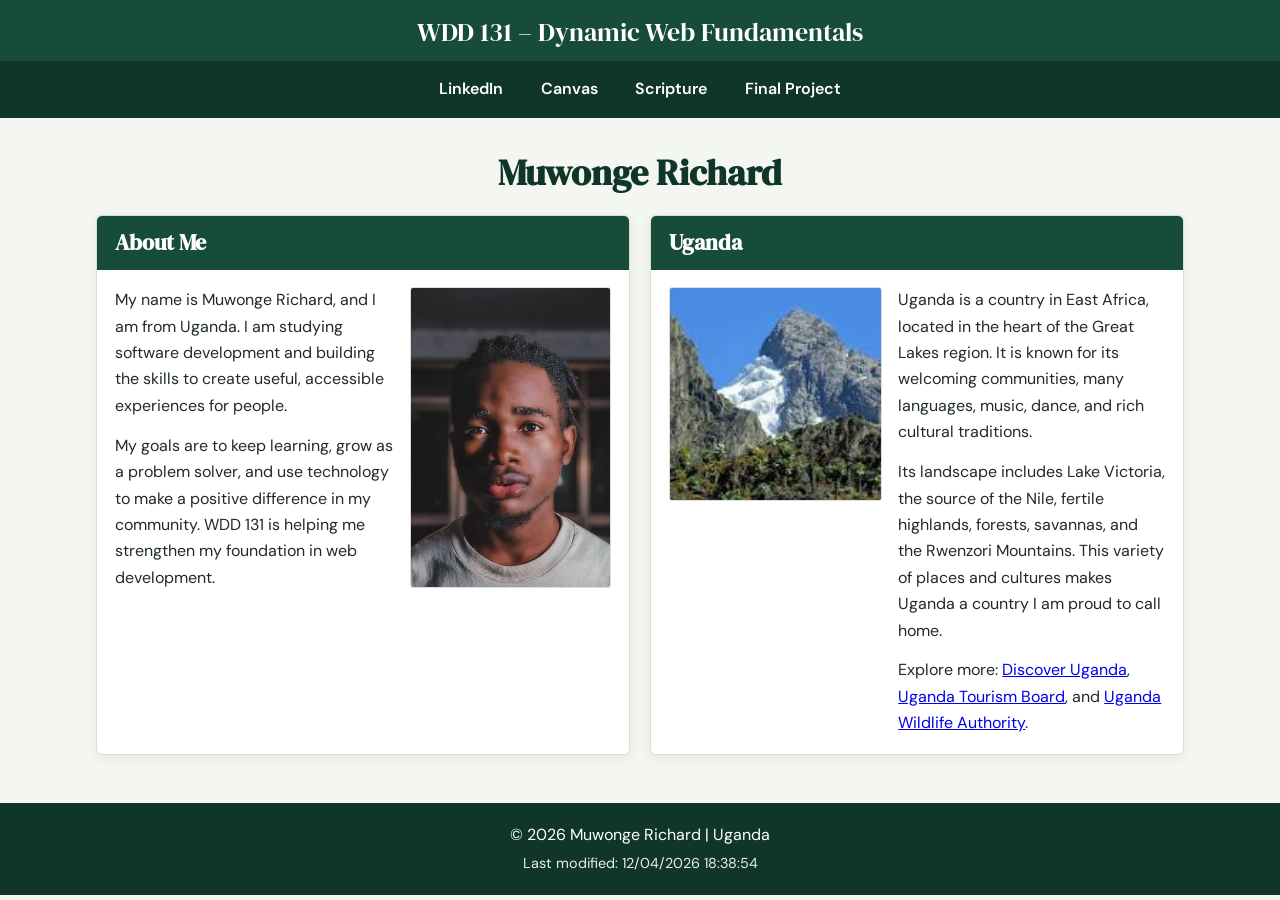
<file: index.html>
<!DOCTYPE html>
<html lang="en">
<head>
	<meta charset="UTF-8">
	<meta name="viewport" content="width=device-width, initial-scale=1.0">
	<meta name="description" content="Learn about Muwonge Richard, a WDD 131 student from Uganda, and his studies, goals, and home country.">
	<meta name="author" content="Muwonge Richard">
	<title>WDD 131 – Dynamic Web Fundamentals – Muwonge Richard</title>
	<link rel="preconnect" href="https://fonts.googleapis.com">
	<link rel="preconnect" href="https://fonts.gstatic.com" crossorigin>
	<link href="https://fonts.googleapis.com/css2?family=DM+Sans:wght@400;500;600;700&family=DM+Serif+Display&display=swap" rel="stylesheet">
	<link rel="stylesheet" href="styles/base.css">
	<script src="scripts/getdates.js" defer></script>
</head>
<body>
	<header class="site-header">
		<span id="course-title">WDD 131 – Dynamic Web Fundamentals</span>
		<nav class="site-nav" aria-label="Main navigation">
			<a href="https://www.linkedin.com/" target="_blank" rel="noopener noreferrer">LinkedIn</a>
			<a href="https://byupw.instructure.com/" target="_blank" rel="noopener noreferrer">Canvas</a>
			<a href="https://www.churchofjesuschrist.org/study/scriptures" target="_blank" rel="noopener noreferrer">Scripture</a>
			<a href="#" aria-label="Final project link placeholder">Final Project</a>
		</nav>
	</header>

	<main id="main-content">
		<h1>Muwonge Richard</h1>
		<div class="card-grid">
			<section class="card" aria-labelledby="about-heading">
				<h2 id="about-heading">About Me</h2>
				<div class="card-content">
					<div class="card-copy">
						<p>My name is Muwonge Richard, and I am from Uganda. I am studying software development and building the skills to create useful, accessible experiences for people.</p>
						<p>My goals are to keep learning, grow as a problem solver, and use technology to make a positive difference in my community. WDD 131 is helping me strengthen my foundation in web development.</p>
					</div>
					<img src="images/muwonge-richard.jpg" alt="Portrait of Muwonge Richard" width="360" height="450">
				</div>
			</section>

			<section class="card" aria-labelledby="uganda-heading">
				<h2 id="uganda-heading">Uganda</h2>
				<div class="card-content uganda-content">
					<img src="images/uganda-landscape.jpg" alt="Green landscape in Uganda beneath the Rwenzori Mountains" width="640" height="420">
					<div class="card-copy">
						<p>Uganda is a country in East Africa, located in the heart of the Great Lakes region. It is known for its welcoming communities, many languages, music, dance, and rich cultural traditions.</p>
						<p>Its landscape includes Lake Victoria, the source of the Nile, fertile highlands, forests, savannas, and the Rwenzori Mountains. This variety of places and cultures makes Uganda a country I am proud to call home.</p>
						<p>Explore more: <a href="https://www.visituganda.com/" target="_blank" rel="noopener noreferrer">Discover Uganda</a>, <a href="https://www.tourism.go.ug/" target="_blank" rel="noopener noreferrer">Uganda Tourism Board</a>, and <a href="https://www.ugandawildlife.org/" target="_blank" rel="noopener noreferrer">Uganda Wildlife Authority</a>.</p>
					</div>
				</div>
			</section>
		</div>
	</main>

	<footer class="site-footer">
		<p>&copy; <span id="currentyear"></span> Muwonge Richard | Uganda</p>
		<p id="lastModified"></p>
	</footer>
</body>
</html>
</file>
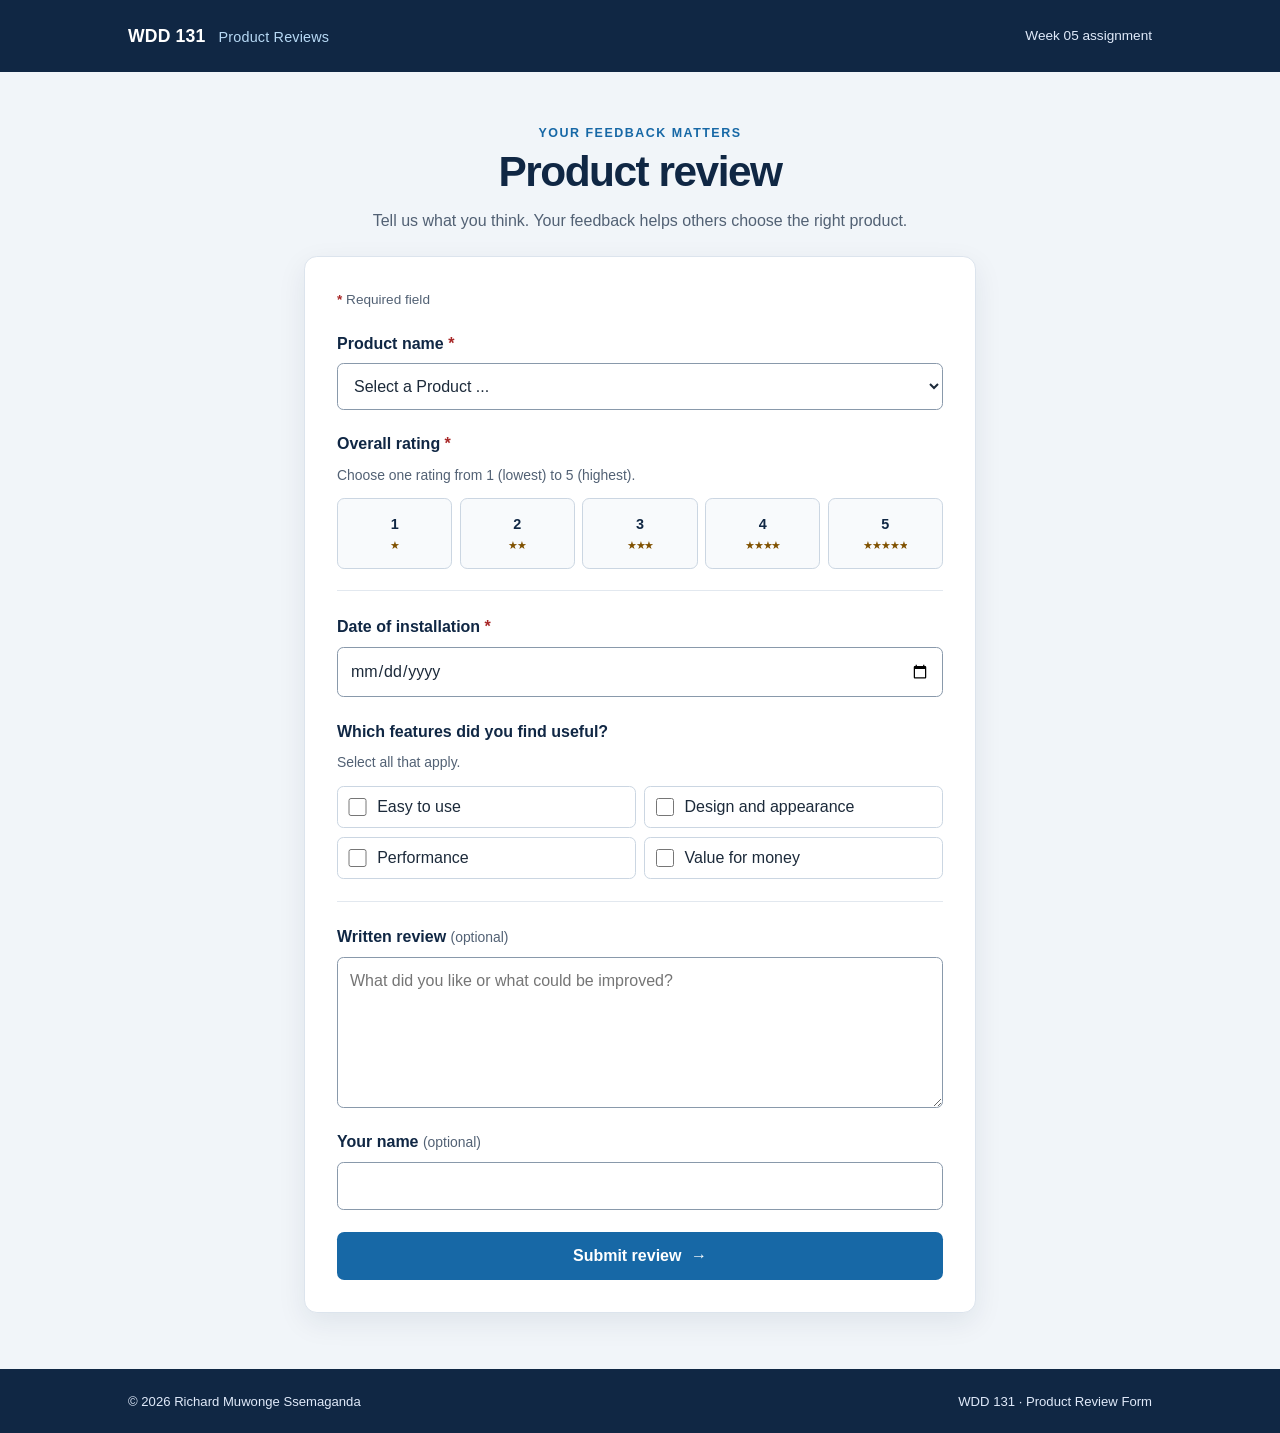
<file: form.html>
<!doctype html>
<html lang="en">
<head>
  <meta charset="utf-8">
  <meta name="viewport" content="width=device-width, initial-scale=1">
  <meta name="description" content="Share your experience with a product in this WDD 131 product review form.">
  <meta name="author" content="Richard Muwonge Ssemaganda">
  <meta name="theme-color" content="#102744">
  <title>Product Review | WDD 131</title>
  <link rel="stylesheet" href="styles/form.css">
  <script src="scripts/form.js" defer></script>
</head>
<body>
  <a class="skip-link" href="#main-content">Skip to review form</a>
  <header class="site-header">
    <div class="header-inner">
      <a class="site-brand" href="form.html">WDD 131 <span>Product Reviews</span></a>
      <p class="course-label">Week 05 assignment</p>
    </div>
  </header>

  <main id="main-content" class="page-main">
    <section class="intro" aria-labelledby="page-title">
      <p class="eyebrow">Your feedback matters</p>
      <h1 id="page-title">Product review</h1>
      <p>Tell us what you think. Your feedback helps others choose the right product.</p>
    </section>

    <form class="review-form" action="review.html" method="get">
      <p class="required-note"><span aria-hidden="true">*</span> Required field</p>

      <div class="form-field">
        <label for="product-name">Product name <span class="required-mark" aria-hidden="true">*</span></label>
        <select id="product-name" name="product" required>
          <option value="" disabled selected>Select a Product ...</option>
        </select>
      </div>

      <fieldset class="form-section rating-section">
        <legend>Overall rating <span class="required-mark" aria-hidden="true">*</span></legend>
        <p class="field-hint" id="rating-hint">Choose one rating from 1 (lowest) to 5 (highest).</p>
        <div class="rating-options" aria-describedby="rating-hint">
          <label class="rating-option" for="rating-1">
            <input id="rating-1" type="radio" name="rating" value="1" aria-label="1 star" required>
            <span class="rating-number">1</span><span class="rating-stars" aria-hidden="true">★</span>
          </label>
          <label class="rating-option" for="rating-2">
            <input id="rating-2" type="radio" name="rating" value="2" aria-label="2 stars" required>
            <span class="rating-number">2</span><span class="rating-stars" aria-hidden="true">★★</span>
          </label>
          <label class="rating-option" for="rating-3">
            <input id="rating-3" type="radio" name="rating" value="3" aria-label="3 stars" required>
            <span class="rating-number">3</span><span class="rating-stars" aria-hidden="true">★★★</span>
          </label>
          <label class="rating-option" for="rating-4">
            <input id="rating-4" type="radio" name="rating" value="4" aria-label="4 stars" required>
            <span class="rating-number">4</span><span class="rating-stars" aria-hidden="true">★★★★</span>
          </label>
          <label class="rating-option" for="rating-5">
            <input id="rating-5" type="radio" name="rating" value="5" aria-label="5 stars" required>
            <span class="rating-number">5</span><span class="rating-stars" aria-hidden="true">★★★★★</span>
          </label>
        </div>
      </fieldset>

      <div class="form-field">
        <label for="installation-date">Date of installation <span class="required-mark" aria-hidden="true">*</span></label>
        <input id="installation-date" name="installationDate" type="date" required>
      </div>

      <fieldset class="form-section">
        <legend>Which features did you find useful?</legend>
        <p class="field-hint">Select all that apply.</p>
        <div class="feature-options">
          <label class="check-option" for="feature-easy">
            <input id="feature-easy" name="features" type="checkbox" value="easy-to-use">
            <span>Easy to use</span>
          </label>
          <label class="check-option" for="feature-design">
            <input id="feature-design" name="features" type="checkbox" value="design">
            <span>Design and appearance</span>
          </label>
          <label class="check-option" for="feature-performance">
            <input id="feature-performance" name="features" type="checkbox" value="performance">
            <span>Performance</span>
          </label>
          <label class="check-option" for="feature-value">
            <input id="feature-value" name="features" type="checkbox" value="value">
            <span>Value for money</span>
          </label>
        </div>
      </fieldset>

      <div class="form-field">
        <label for="written-review">Written review <span class="optional-note">(optional)</span></label>
        <textarea id="written-review" name="review" rows="5" placeholder="What did you like or what could be improved?"></textarea>
      </div>

      <div class="form-field">
        <label for="user-name">Your name <span class="optional-note">(optional)</span></label>
        <input id="user-name" name="name" type="text" autocomplete="name">
      </div>

      <button class="submit-button" type="submit">Submit review <span aria-hidden="true">→</span></button>
    </form>
  </main>

  <footer class="site-footer">
    <div class="footer-inner">
      <p>© <span id="current-year">2026</span> Richard Muwonge Ssemaganda</p>
      <p>WDD 131 · Product Review Form</p>
    </div>
  </footer>
</body>
</html>
</file>
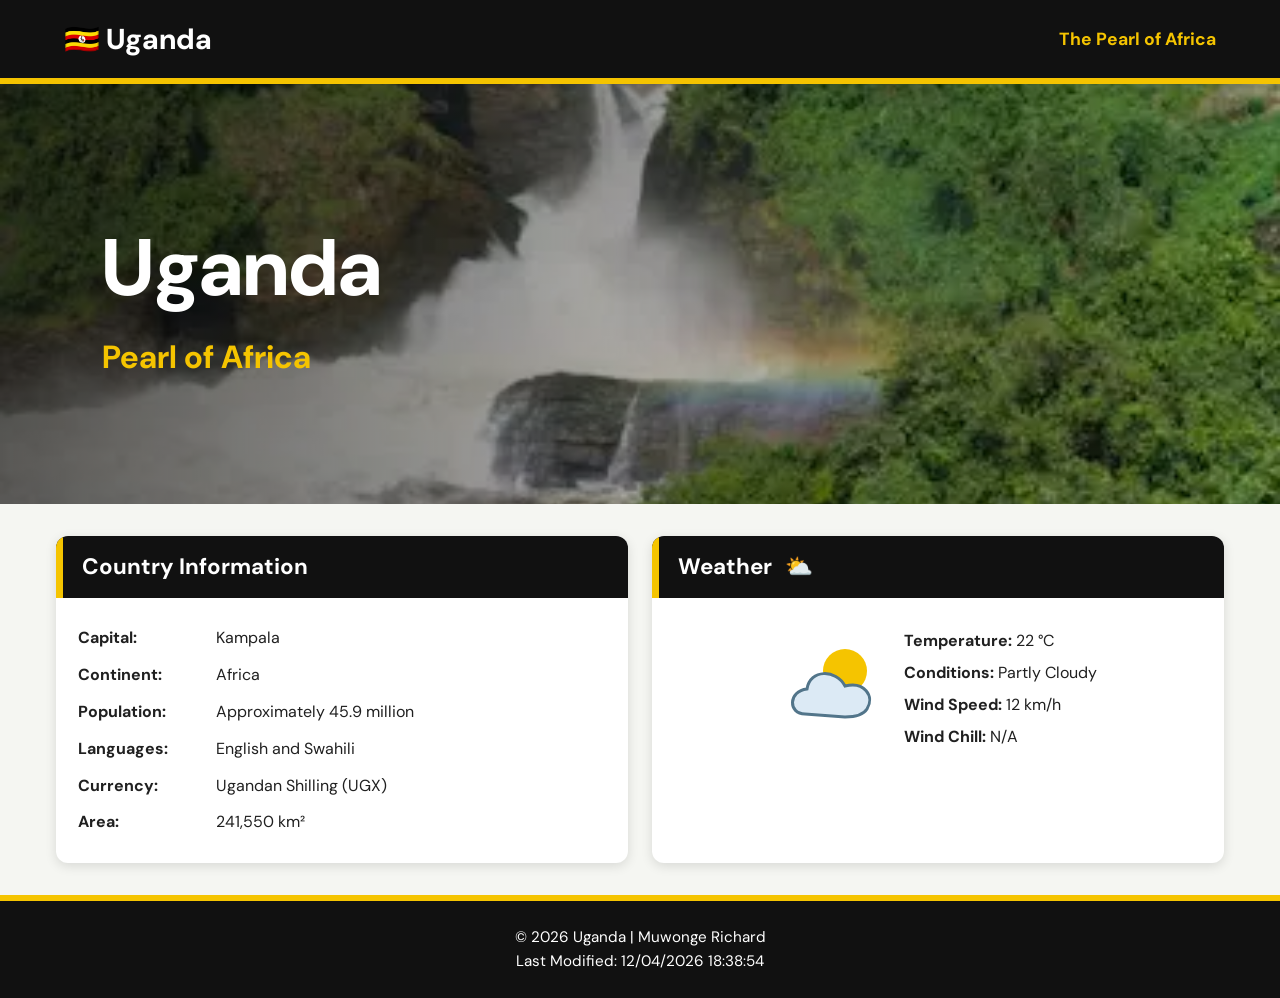
<file: place.html>
<!DOCTYPE html>
<html lang="en">
<head>
    <meta charset="UTF-8">
    <meta name="viewport" content="width=device-width, initial-scale=1.0">

    <meta name="description" content="Discover Uganda, the Pearl of Africa. Explore its geography, culture, attractions and weather.">
    <meta name="author" content="Muwonge Richard">

    <title>Uganda | Country Information | WDD 131</title>

    <link rel="preconnect" href="https://fonts.googleapis.com">
    <link rel="preconnect" href="https://fonts.gstatic.com" crossorigin>

    <link href="https://fonts.googleapis.com/css2?family=DM+Sans:wght@400;500;600;700;800&display=swap" rel="stylesheet">

    <link rel="stylesheet" href="styles/place.css">
    <script src="scripts/place.js" defer></script>
</head>

<body>

    <header class="site-header">
        <a href="index.html" class="logo">🇺🇬 Uganda</a>
        <p class="tagline">The Pearl of Africa</p>
    </header>

    <main>

        <section class="hero">

            <picture>
                <source
                    media="(max-width: 600px)"
                    srcset="images/uganda-small.webp 600w"
                    sizes="100vw"
                    type="image/webp">

                <img
                    src="images/uganda-large.webp"
                    srcset="images/uganda-small.webp 600w,
                            images/uganda-large.webp 1200w"
                    sizes="100vw"
                    alt="Beautiful Ugandan landscape with green hills and Lake Victoria"
                    width="1200"
                    height="600">
            </picture>

            <div class="hero-title">
                <h1>Uganda</h1>
                <p>Pearl of Africa</p>
            </div>

        </section>

        <div class="content-grid">

            <section class="card country-info">
                <h2>Country Information</h2>

                <div class="card-content">

                    <p>
                        <strong>Capital:</strong>
                        <span>Kampala</span>
                    </p>

                    <p>
                        <strong>Continent:</strong>
                        <span>Africa</span>
                    </p>

                    <p>
                        <strong>Population:</strong>
                        <span>Approximately 45.9 million</span>
                    </p>

                    <p>
                        <strong>Languages:</strong>
                        <span>English and Swahili</span>
                    </p>

                    <p>
                        <strong>Currency:</strong>
                        <span>Ugandan Shilling (UGX)</span>
                    </p>

                    <p>
                        <strong>Area:</strong>
                        <span>241,550 km²</span>
                    </p>

                </div>
            </section>

            <section class="card weather">

                <h2>Weather</h2>

                <div class="weather-content">

                    <img
                        class="weather-icon"
                        src="images/weather.svg"
                        alt="Partly cloudy weather"
                        width="100"
                        height="100">

                    <div class="weather-details">

                        <p>
                            <strong>Temperature:</strong>
                            <span id="temperature">22</span> °C
                        </p>

                        <p>
                            <strong>Conditions:</strong>
                            Partly Cloudy
                        </p>

                        <p>
                            <strong>Wind Speed:</strong>
                            <span id="wind-speed">12</span> km/h
                        </p>

                        <p>
                            <strong>Wind Chill:</strong>
                            <span id="wind-chill">N/A</span>
                        </p>

                    </div>
                </div>

            </section>

        </div>

    </main>

    <footer class="site-footer">

        <p>
            &copy; <span id="currentyear"></span>
            Uganda | Muwonge Richard
        </p>

        <p>
            Last Modified: <span id="lastModified"></span>
        </p>

    </footer>

</body>
</html>
</file>
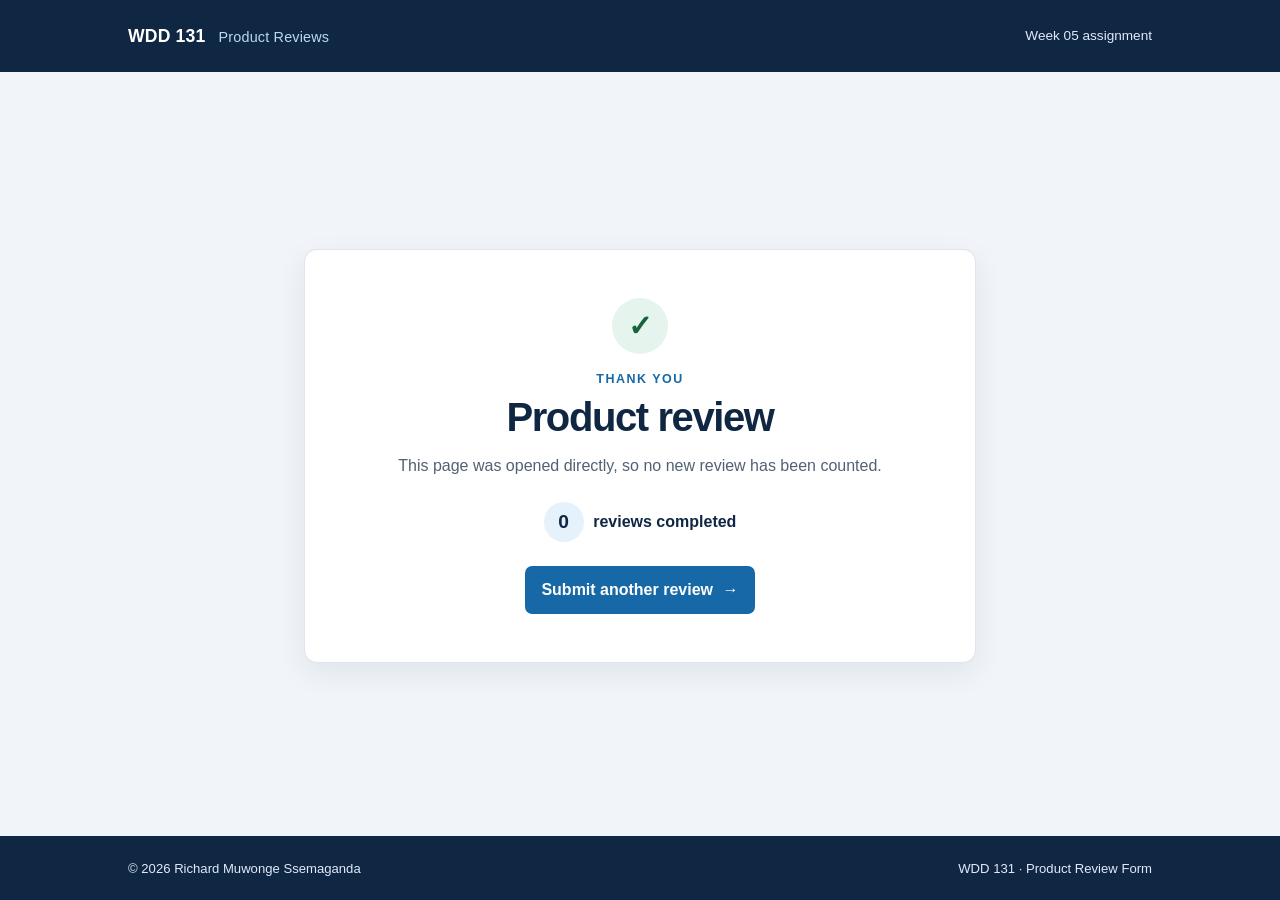
<file: review.html>
<!doctype html>
<html lang="en">
<head>
  <meta charset="utf-8">
  <meta name="viewport" content="width=device-width, initial-scale=1">
  <meta name="description" content="Thank you for sharing your product feedback. View your WDD 131 review submission total.">
  <meta name="author" content="Richard Muwonge Ssemaganda">
  <meta name="theme-color" content="#102744">
  <title>Review Confirmation | WDD 131</title>
  <link rel="stylesheet" href="styles/form.css">
  <script src="scripts/review.js" defer></script>
</head>
<body>
  <a class="skip-link" href="#main-content">Skip to confirmation</a>
  <header class="site-header">
    <div class="header-inner">
      <a class="site-brand" href="form.html">WDD 131 <span>Product Reviews</span></a>
      <p class="course-label">Week 05 assignment</p>
    </div>
  </header>

  <main id="main-content" class="page-main confirmation-main">
    <section class="confirmation-card" aria-labelledby="confirmation-title">
      <div class="success-icon" aria-hidden="true">✓</div>
      <p class="eyebrow">Thank you</p>
      <h1 id="confirmation-title">Review submitted successfully!</h1>
      <p id="confirmation-message">Thank you for submitting a product review. Your feedback is appreciated.</p>
      <div class="review-total">
        <span class="review-total-number" id="review-count" aria-live="polite">0</span>
        <span>reviews completed</span>
      </div>
      <a class="submit-button another-review" href="form.html">Submit another review <span aria-hidden="true">→</span></a>
    </section>
  </main>

  <footer class="site-footer">
    <div class="footer-inner">
      <p>© <span id="current-year">2026</span> Richard Muwonge Ssemaganda</p>
      <p>WDD 131 · Product Review Form</p>
    </div>
  </footer>
</body>
</html>
</file>
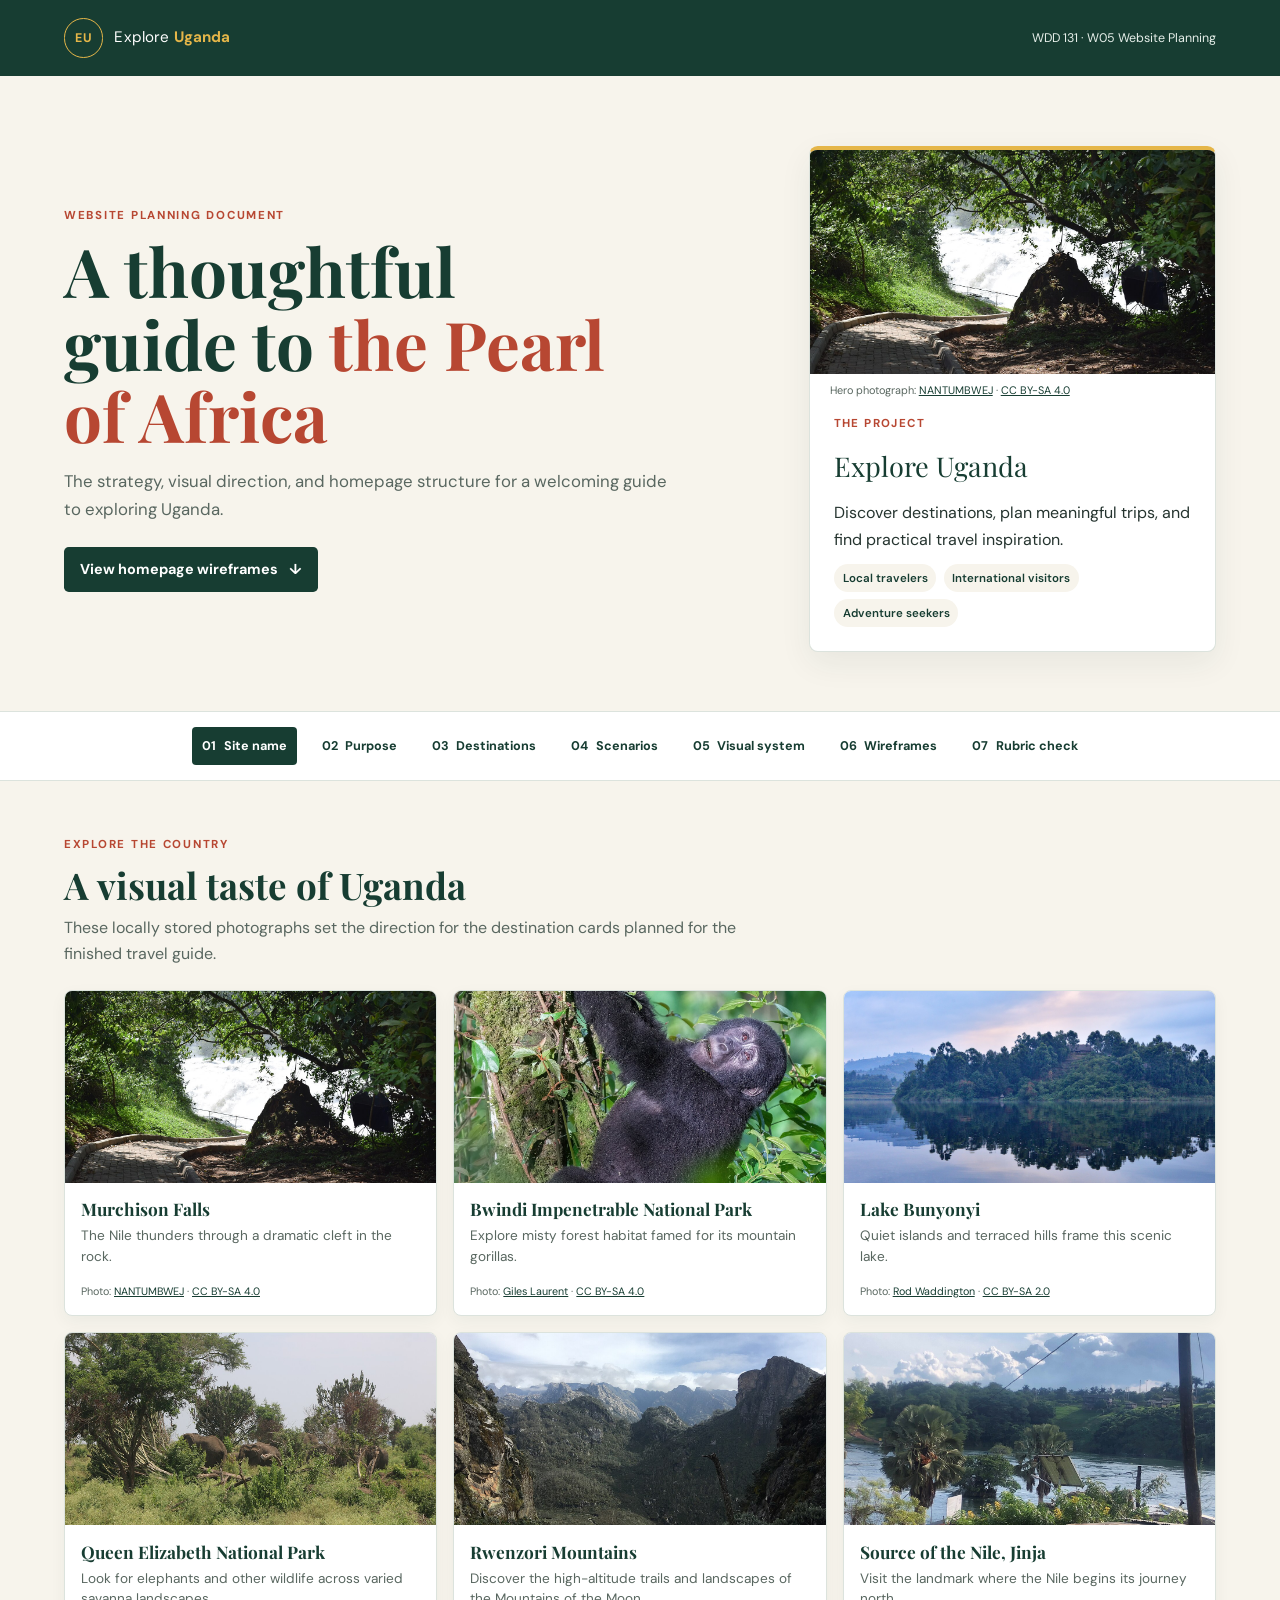
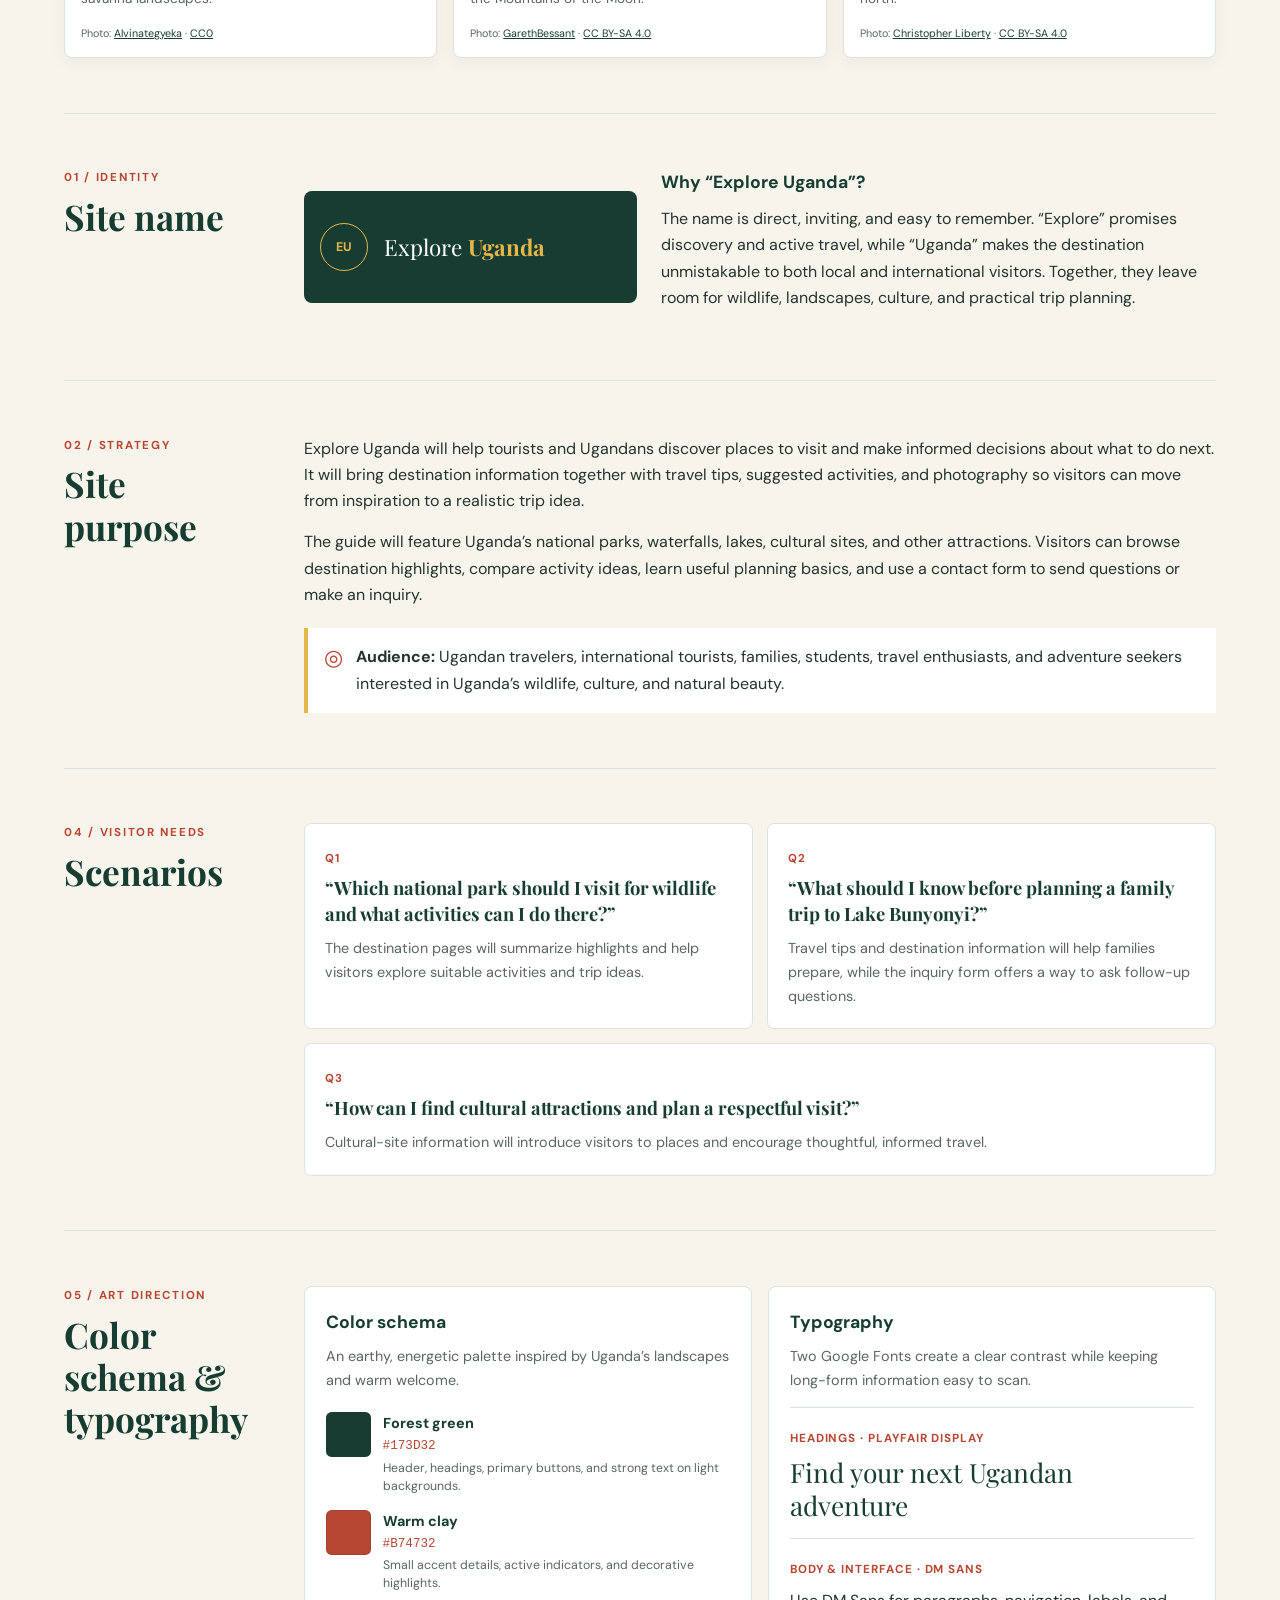
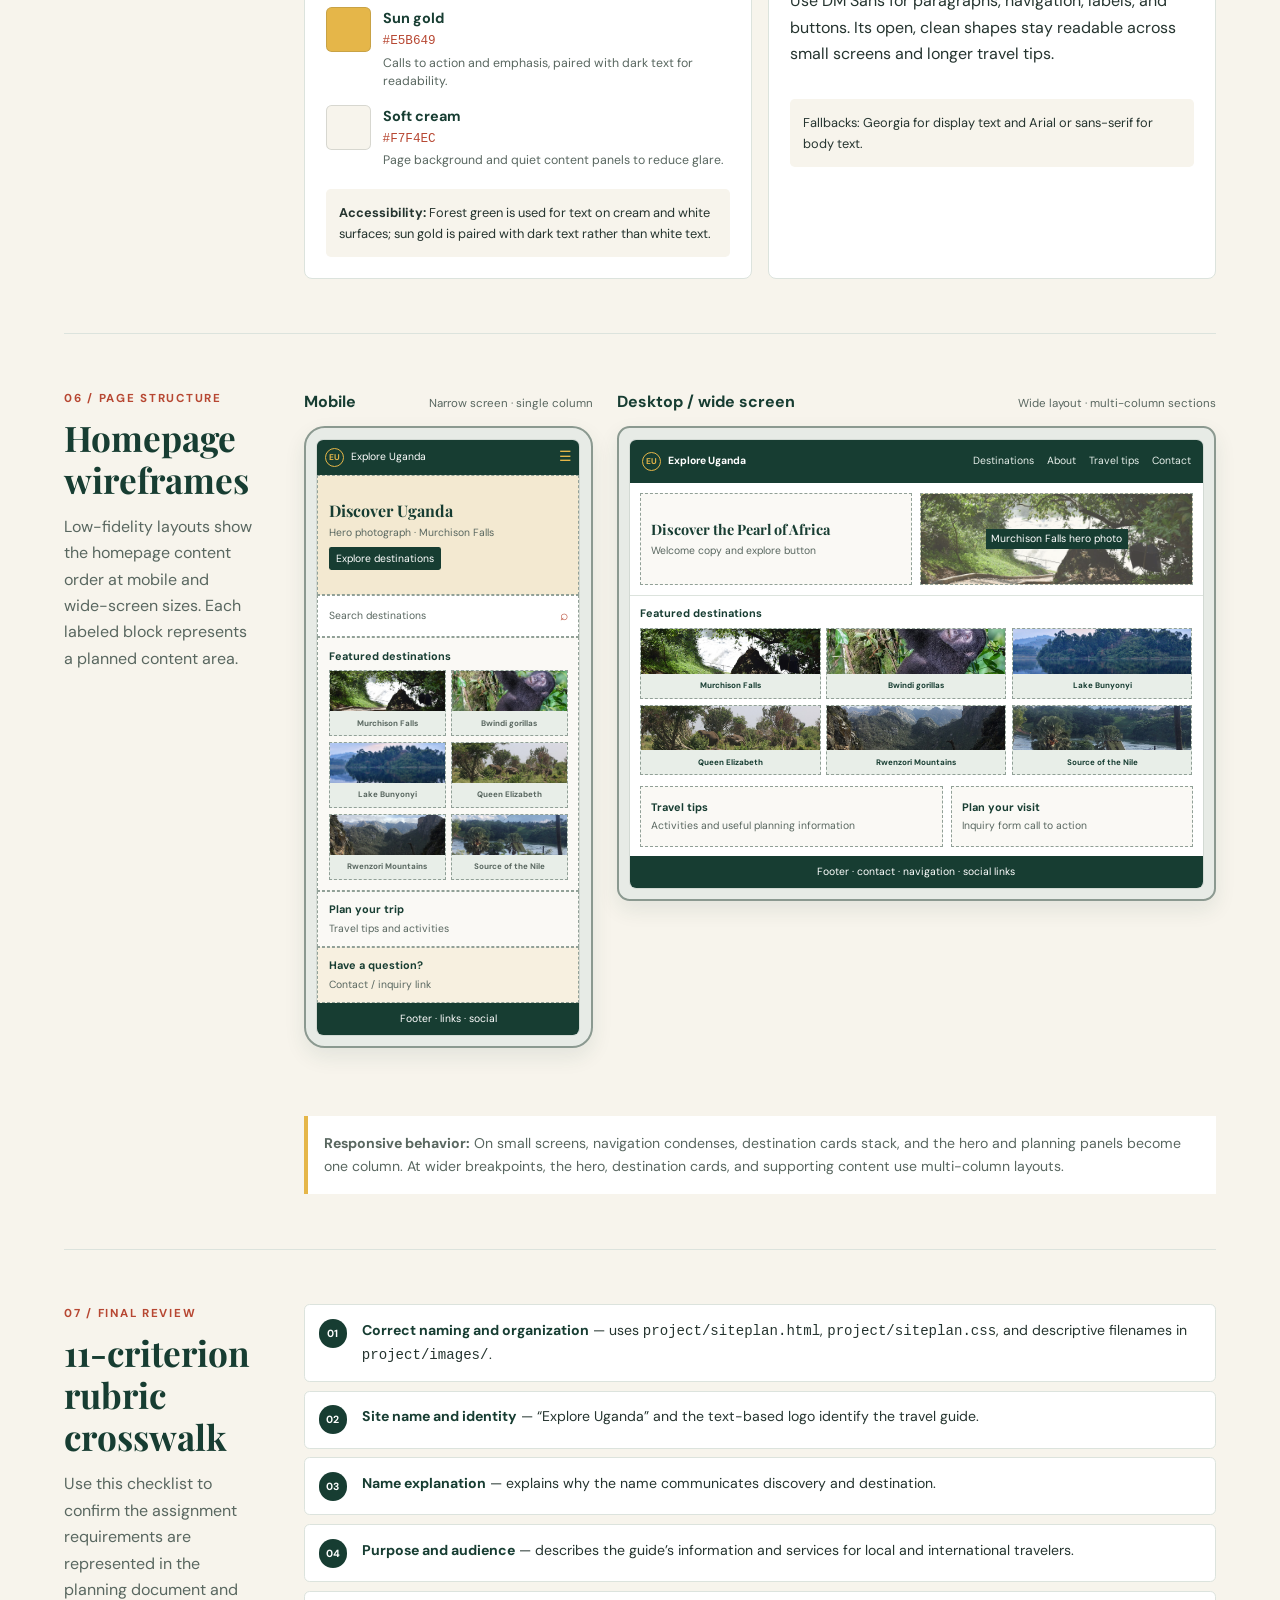
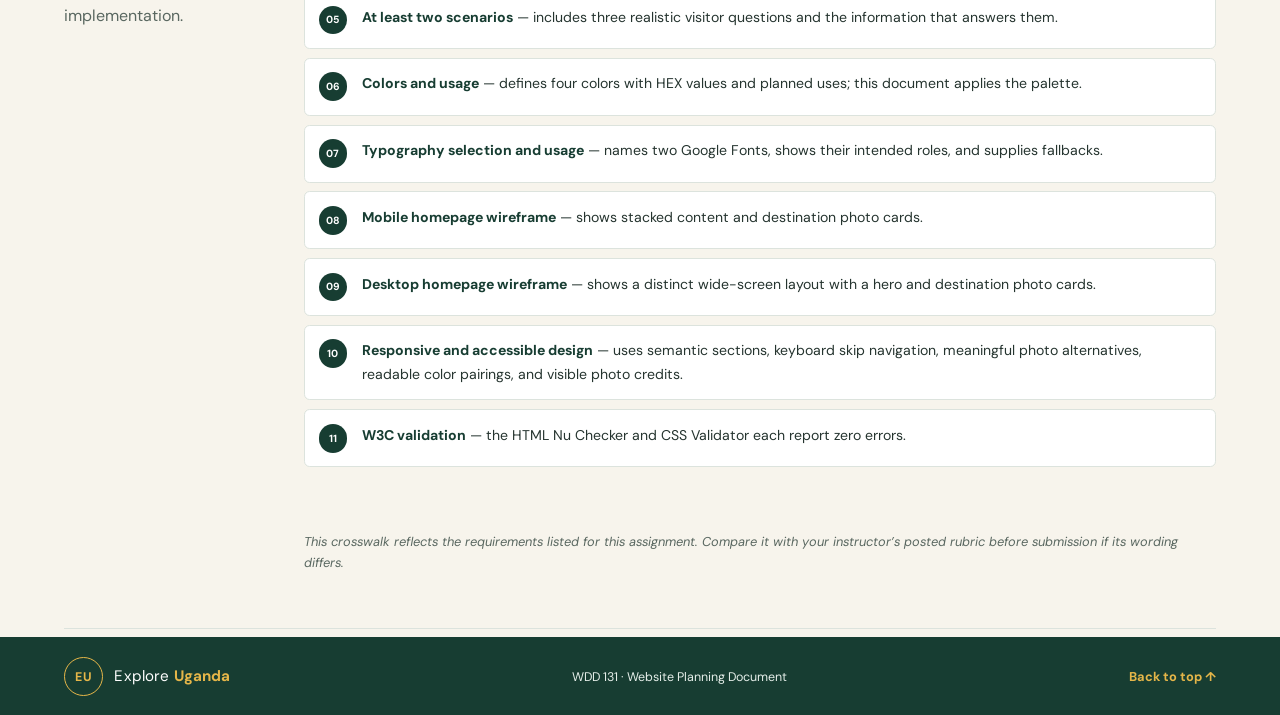
<file: project/siteplan.html>
<!doctype html>
<html lang="en">
<head>
  <meta charset="utf-8">
  <meta name="viewport" content="width=device-width, initial-scale=1">
  <meta name="description" content="Richard Muwonge Ssemaganda's WDD 131 W05 planning document for Explore Uganda, a travel guide to Uganda's destinations, wildlife, culture, and natural beauty.">
  <meta name="author" content="Richard Muwonge Ssemaganda">
  <meta name="theme-color" content="#173D32">
  <meta property="og:title" content="Explore Uganda | WDD 131 W05 Website Planning">
  <meta property="og:description" content="A visual plan for a welcoming guide to Uganda's destinations, wildlife, culture, and natural beauty.">
  <meta property="og:type" content="website">
  <title>Explore Uganda | Website Site Plan</title>
  <link rel="preconnect" href="https://fonts.googleapis.com">
  <link rel="preconnect" href="https://fonts.gstatic.com" crossorigin>
  <link href="https://fonts.googleapis.com/css2?family=DM+Sans:wght@400;500;600;700&family=Playfair+Display:wght@600;700&display=swap" rel="stylesheet">
  <link rel="stylesheet" href="siteplan.css">
</head>
<body>
  <a class="skip-link" href="#main-content">Skip to planning document</a>
  <header class="site-header">
    <div class="header-inner">
      <a class="brand" href="#overview" aria-label="Explore Uganda site plan, top of page">
        <span class="brand-mark" aria-hidden="true">EU</span>
        <span class="brand-name">Explore <strong>Uganda</strong></span>
      </a>
      <p class="document-label">WDD 131 · W05 Website Planning</p>
    </div>
  </header>

  <main id="main-content">
    <section class="intro" id="overview" aria-labelledby="page-title">
      <div class="intro-copy">
        <p class="eyebrow">Website planning document</p>
        <h1 id="page-title">A thoughtful guide to <span>the Pearl of Africa</span></h1>
        <p class="intro-text">The strategy, visual direction, and homepage structure for a welcoming guide to exploring Uganda.</p>
        <a class="button-link" href="#wireframes">View homepage wireframes <span aria-hidden="true">↓</span></a>
      </div>
      <aside class="project-card" aria-label="Project snapshot">
        <figure class="hero-figure">
          <img class="hero-photo" src="images/murchison-falls.jpg" alt="The Victoria Nile surges through the narrow rock gorge at Murchison Falls." width="1200" height="801" fetchpriority="high">
          <figcaption class="photo-credit">Hero photograph: <a href="https://commons.wikimedia.org/wiki/File:Murchison_Falls,_Uganda_01.jpg">NANTUMBWEJ</a> · <a href="https://creativecommons.org/licenses/by-sa/4.0/">CC BY-SA 4.0</a></figcaption>
        </figure>
        <div class="project-card-body">
          <p class="card-kicker">The project</p>
          <p class="project-title">Explore Uganda</p>
          <p>Discover destinations, plan meaningful trips, and find practical travel inspiration.</p>
          <div class="audience-tags" role="group" aria-label="Intended audiences">
            <span>Local travelers</span>
            <span>International visitors</span>
            <span>Adventure seekers</span>
          </div>
        </div>
      </aside>
    </section>

    <nav class="section-nav" aria-label="Planning document sections">
      <a href="#site-name">01 <span>Site name</span></a>
      <a href="#purpose">02 <span>Purpose</span></a>
      <a href="#destination-gallery">03 <span>Destinations</span></a>
      <a href="#scenarios">04 <span>Scenarios</span></a>
      <a href="#visual-system">05 <span>Visual system</span></a>
      <a href="#wireframes">06 <span>Wireframes</span></a>
      <a href="#rubric">07 <span>Rubric check</span></a>
    </nav>

    <div class="content-wrap">
      <section class="destination-showcase" id="destination-gallery" aria-labelledby="gallery-title">
        <div class="showcase-heading">
          <p class="eyebrow">Explore the country</p>
          <h2 id="gallery-title">A visual taste of Uganda</h2>
          <p>These locally stored photographs set the direction for the destination cards planned for the finished travel guide.</p>
        </div>
        <div class="destination-grid">
          <figure class="destination-card">
            <img src="images/murchison-falls.jpg" alt="White water from the Nile forces its way through the Murchison Falls gorge." width="1200" height="801" loading="lazy" decoding="async">
            <figcaption>
              <h3>Murchison Falls</h3>
              <p>The Nile thunders through a dramatic cleft in the rock.</p>
              <small class="photo-credit">Photo: <a href="https://commons.wikimedia.org/wiki/File:Murchison_Falls,_Uganda_01.jpg">NANTUMBWEJ</a> · <a href="https://creativecommons.org/licenses/by-sa/4.0/">CC BY-SA 4.0</a></small>
            </figcaption>
          </figure>
          <figure class="destination-card">
            <img src="images/bwindi-mountain-gorilla.jpg" alt="A mountain gorilla in the dense forest of Bwindi Impenetrable National Park." width="1200" height="1500" loading="lazy" decoding="async">
            <figcaption>
              <h3>Bwindi Impenetrable National Park</h3>
              <p>Explore misty forest habitat famed for its mountain gorillas.</p>
              <small class="photo-credit">Photo: <a href="https://commons.wikimedia.org/wiki/File:064_Mountain_gorilla_climbing_a_tree_at_Bwindi_Impenetrable_Forest_National_Park_(crop)_Photo_by_Giles_Laurent.jpg">Giles Laurent</a> · <a href="https://creativecommons.org/licenses/by-sa/4.0/">CC BY-SA 4.0</a></small>
            </figcaption>
          </figure>
          <figure class="destination-card">
            <img src="images/lake-bunyonyi.jpg" alt="Evening light falls across the calm waters and green hills around Lake Bunyonyi." width="1024" height="655" loading="lazy" decoding="async">
            <figcaption>
              <h3>Lake Bunyonyi</h3>
              <p>Quiet islands and terraced hills frame this scenic lake.</p>
              <small class="photo-credit">Photo: <a href="https://commons.wikimedia.org/wiki/File:Evening,_Lake_Bunyonyi,_Uganda_(15681290317).jpg">Rod Waddington</a> · <a href="https://creativecommons.org/licenses/by-sa/2.0/">CC BY-SA 2.0</a></small>
            </figcaption>
          </figure>
          <figure class="destination-card">
            <img src="images/queen-elizabeth-elephants.jpg" alt="A family of African elephants walking through Queen Elizabeth National Park." width="1200" height="800" loading="lazy" decoding="async">
            <figcaption>
              <h3>Queen Elizabeth National Park</h3>
              <p>Look for elephants and other wildlife across varied savanna landscapes.</p>
              <small class="photo-credit">Photo: <a href="https://commons.wikimedia.org/wiki/File:Elephants_in_Queen_Elizabeth_National_Park_Uganda_02.jpg">Alvinategyeka</a> · <a href="https://creativecommons.org/publicdomain/zero/1.0/">CC0</a></small>
            </figcaption>
          </figure>
          <figure class="destination-card">
            <img src="images/rwenzori-mountains.jpg" alt="Clouds and forest wrap around the high peaks of the Rwenzori Mountains." width="1200" height="900" loading="lazy" decoding="async">
            <figcaption>
              <h3>Rwenzori Mountains</h3>
              <p>Discover the high-altitude trails and landscapes of the Mountains of the Moon.</p>
              <small class="photo-credit">Photo: <a href="https://commons.wikimedia.org/wiki/File:Rwenzori_Mountains_National_Park.jpg">GarethBessant</a> · <a href="https://creativecommons.org/licenses/by-sa/4.0/">CC BY-SA 4.0</a></small>
            </figcaption>
          </figure>
          <figure class="destination-card">
            <img src="images/source-of-the-nile-jinja.jpg" alt="The broad waters of the Nile at its source in Jinja, Uganda." width="1200" height="1019" loading="lazy" decoding="async">
            <figcaption>
              <h3>Source of the Nile, Jinja</h3>
              <p>Visit the landmark where the Nile begins its journey north.</p>
              <small class="photo-credit">Photo: <a href="https://commons.wikimedia.org/wiki/File:Source_of_the_Nile,_Jinja_Uganda.jpg">Christopher Liberty</a> · <a href="https://creativecommons.org/licenses/by-sa/4.0/">CC BY-SA 4.0</a></small>
            </figcaption>
          </figure>
        </div>
      </section>

      <section class="plan-section" id="site-name" aria-labelledby="name-title">
        <div class="section-heading">
          <p class="eyebrow">01 / Identity</p>
          <h2 id="name-title">Site name</h2>
        </div>
        <div class="section-body name-layout">
          <div class="name-lockup" role="img" aria-label="Text-based logo: Explore Uganda">
            <span class="logo-symbol" aria-hidden="true">EU</span>
            <span>Explore <strong>Uganda</strong></span>
          </div>
          <div class="prose">
            <h3>Why “Explore Uganda”?</h3>
            <p>The name is direct, inviting, and easy to remember. “Explore” promises discovery and active travel, while “Uganda” makes the destination unmistakable to both local and international visitors. Together, they leave room for wildlife, landscapes, culture, and practical trip planning.</p>
          </div>
        </div>
      </section>

      <section class="plan-section" id="purpose" aria-labelledby="purpose-title">
        <div class="section-heading">
          <p class="eyebrow">02 / Strategy</p>
          <h2 id="purpose-title">Site purpose</h2>
        </div>
        <div class="section-body prose">
          <p>Explore Uganda will help tourists and Ugandans discover places to visit and make informed decisions about what to do next. It will bring destination information together with travel tips, suggested activities, and photography so visitors can move from inspiration to a realistic trip idea.</p>
          <p>The guide will feature Uganda’s national parks, waterfalls, lakes, cultural sites, and other attractions. Visitors can browse destination highlights, compare activity ideas, learn useful planning basics, and use a contact form to send questions or make an inquiry.</p>
          <div class="audience-callout">
            <span class="callout-icon" aria-hidden="true">◎</span>
            <p><strong>Audience:</strong> Ugandan travelers, international tourists, families, students, travel enthusiasts, and adventure seekers interested in Uganda’s wildlife, culture, and natural beauty.</p>
          </div>
        </div>
      </section>

      <section class="plan-section" id="scenarios" aria-labelledby="scenarios-title">
        <div class="section-heading">
          <p class="eyebrow">04 / Visitor needs</p>
          <h2 id="scenarios-title">Scenarios</h2>
        </div>
        <div class="section-body scenario-grid">
          <article class="scenario-card">
            <span class="scenario-number" aria-hidden="true">Q1</span>
            <h3>“Which national park should I visit for wildlife and what activities can I do there?”</h3>
            <p>The destination pages will summarize highlights and help visitors explore suitable activities and trip ideas.</p>
          </article>
          <article class="scenario-card">
            <span class="scenario-number" aria-hidden="true">Q2</span>
            <h3>“What should I know before planning a family trip to Lake Bunyonyi?”</h3>
            <p>Travel tips and destination information will help families prepare, while the inquiry form offers a way to ask follow-up questions.</p>
          </article>
          <article class="scenario-card">
            <span class="scenario-number" aria-hidden="true">Q3</span>
            <h3>“How can I find cultural attractions and plan a respectful visit?”</h3>
            <p>Cultural-site information will introduce visitors to places and encourage thoughtful, informed travel.</p>
          </article>
        </div>
      </section>

      <section class="plan-section" id="visual-system" aria-labelledby="visual-title">
        <div class="section-heading">
          <p class="eyebrow">05 / Art direction</p>
          <h2 id="visual-title">Color schema &amp; typography</h2>
        </div>
        <div class="section-body visual-grid">
          <div class="visual-panel">
            <h3>Color schema</h3>
            <p class="panel-intro">An earthy, energetic palette inspired by Uganda’s landscapes and warm welcome.</p>
            <ul class="swatch-list">
              <li class="swatch-item">
                <span class="swatch swatch-forest" aria-hidden="true"></span>
                <span><strong>Forest green</strong><code>#173D32</code><small>Header, headings, primary buttons, and strong text on light backgrounds.</small></span>
              </li>
              <li class="swatch-item">
                <span class="swatch swatch-clay" aria-hidden="true"></span>
                <span><strong>Warm clay</strong><code>#B74732</code><small>Small accent details, active indicators, and decorative highlights.</small></span>
              </li>
              <li class="swatch-item">
                <span class="swatch swatch-gold" aria-hidden="true"></span>
                <span><strong>Sun gold</strong><code>#E5B649</code><small>Calls to action and emphasis, paired with dark text for readability.</small></span>
              </li>
              <li class="swatch-item">
                <span class="swatch swatch-cream" aria-hidden="true"></span>
                <span><strong>Soft cream</strong><code>#F7F4EC</code><small>Page background and quiet content panels to reduce glare.</small></span>
              </li>
            </ul>
            <p class="contrast-note"><strong>Accessibility:</strong> Forest green is used for text on cream and white surfaces; sun gold is paired with dark text rather than white text.</p>
          </div>
          <div class="visual-panel type-panel">
            <h3>Typography</h3>
            <p class="panel-intro">Two Google Fonts create a clear contrast while keeping long-form information easy to scan.</p>
            <div class="type-sample type-display">
              <span class="type-role">Headings · Playfair Display</span>
              <p>Find your next Ugandan adventure</p>
            </div>
            <div class="type-sample type-body">
              <span class="type-role">Body &amp; interface · DM Sans</span>
              <p>Use DM Sans for paragraphs, navigation, labels, and buttons. Its open, clean shapes stay readable across small screens and longer travel tips.</p>
            </div>
            <p class="fallback-note">Fallbacks: Georgia for display text and Arial or sans-serif for body text.</p>
          </div>
        </div>
      </section>

      <section class="plan-section wireframe-section" id="wireframes" aria-labelledby="wireframe-title">
        <div class="section-heading">
          <p class="eyebrow">06 / Page structure</p>
          <h2 id="wireframe-title">Homepage wireframes</h2>
          <p class="section-deck">Low-fidelity layouts show the homepage content order at mobile and wide-screen sizes. Each labeled block represents a planned content area.</p>
        </div>
        <div class="wireframe-grid">
          <figure class="wireframe-figure">
            <figcaption><span>Mobile</span><small>Narrow screen · single column</small></figcaption>
            <div class="device mobile-device" role="img" aria-label="Mobile homepage wireframe: compact logo header, a Murchison Falls hero, six photo destination cards for Murchison Falls, Bwindi gorillas, Lake Bunyonyi, Queen Elizabeth elephants, the Rwenzori Mountains, and the Nile source, followed by travel tips, an inquiry prompt, and footer.">
              <div class="device-screen">
                <div class="wf-mobile-header"><b>EU</b><span>Explore Uganda</span><i aria-hidden="true">☰</i></div>
                <div class="wf-block wf-mobile-hero"><strong>Discover Uganda</strong><span>Hero photograph · Murchison Falls</span><span class="wf-button">Explore destinations</span></div>
                <div class="wf-block wf-search"><span>Search destinations</span><i aria-hidden="true">⌕</i></div>
                <div class="wf-block wf-feature"><strong>Featured destinations</strong><span class="wf-card-row wf-destinations">
                  <span class="wf-destination-card"><img src="images/murchison-falls.jpg" alt=""><b>Murchison Falls</b></span>
                  <span class="wf-destination-card"><img src="images/bwindi-mountain-gorilla.jpg" alt=""><b>Bwindi gorillas</b></span>
                  <span class="wf-destination-card"><img src="images/lake-bunyonyi.jpg" alt=""><b>Lake Bunyonyi</b></span>
                  <span class="wf-destination-card"><img src="images/queen-elizabeth-elephants.jpg" alt=""><b>Queen Elizabeth</b></span>
                  <span class="wf-destination-card"><img src="images/rwenzori-mountains.jpg" alt=""><b>Rwenzori Mountains</b></span>
                  <span class="wf-destination-card"><img src="images/source-of-the-nile-jinja.jpg" alt=""><b>Source of the Nile</b></span>
                </span></div>
                <div class="wf-block wf-tips"><strong>Plan your trip</strong><span>Travel tips and activities</span></div>
                <div class="wf-block wf-contact"><strong>Have a question?</strong><span>Contact / inquiry link</span></div>
                <div class="wf-mobile-footer">Footer · links · social</div>
              </div>
            </div>
          </figure>

          <figure class="wireframe-figure wide-figure">
            <figcaption><span>Desktop / wide screen</span><small>Wide layout · multi-column sections</small></figcaption>
            <div class="device desktop-device" role="img" aria-label="Desktop homepage wireframe: full-width navigation, a two-column Murchison Falls hero, six photo destination cards for Murchison Falls, Bwindi gorillas, Lake Bunyonyi, Queen Elizabeth elephants, the Rwenzori Mountains, and the Nile source, plus travel tips, inquiry panel, and footer.">
              <div class="device-screen">
                <div class="wf-desktop-header"><b>EU</b><strong>Explore Uganda</strong><span>Destinations　 About　 Travel tips　 Contact</span></div>
                <div class="wf-desktop-hero">
                  <div class="wf-block"><strong>Discover the Pearl of Africa</strong><span>Welcome copy and explore button</span></div>
                  <div class="wf-image-placeholder"><img src="images/murchison-falls.jpg" alt=""><span>Murchison Falls hero photo</span></div>
                </div>
                <div class="wf-desktop-feature">
                  <strong>Featured destinations</strong>
                  <div class="wf-card-row wf-destinations">
                    <span class="wf-destination-card"><img src="images/murchison-falls.jpg" alt=""><b>Murchison Falls</b></span>
                    <span class="wf-destination-card"><img src="images/bwindi-mountain-gorilla.jpg" alt=""><b>Bwindi gorillas</b></span>
                    <span class="wf-destination-card"><img src="images/lake-bunyonyi.jpg" alt=""><b>Lake Bunyonyi</b></span>
                    <span class="wf-destination-card"><img src="images/queen-elizabeth-elephants.jpg" alt=""><b>Queen Elizabeth</b></span>
                    <span class="wf-destination-card"><img src="images/rwenzori-mountains.jpg" alt=""><b>Rwenzori Mountains</b></span>
                    <span class="wf-destination-card"><img src="images/source-of-the-nile-jinja.jpg" alt=""><b>Source of the Nile</b></span>
                  </div>
                </div>
                <div class="wf-desktop-lower">
                  <div class="wf-block"><strong>Travel tips</strong><span>Activities and useful planning information</span></div>
                  <div class="wf-block"><strong>Plan your visit</strong><span>Inquiry form call to action</span></div>
                </div>
                <div class="wf-desktop-footer">Footer · contact · navigation · social links</div>
              </div>
            </div>
          </figure>
        </div>
        <p class="wireframe-note"><strong>Responsive behavior:</strong> On small screens, navigation condenses, destination cards stack, and the hero and planning panels become one column. At wider breakpoints, the hero, destination cards, and supporting content use multi-column layouts.</p>
      </section>

      <section class="plan-section rubric-section" id="rubric" aria-labelledby="rubric-title">
        <div class="section-heading">
          <p class="eyebrow">07 / Final review</p>
          <h2 id="rubric-title">11-criterion rubric crosswalk</h2>
          <p class="section-deck">Use this checklist to confirm the assignment requirements are represented in the planning document and implementation.</p>
        </div>
        <ol class="rubric-list">
          <li><span>01</span><p><strong>Correct naming and organization</strong> — uses <code>project/siteplan.html</code>, <code>project/siteplan.css</code>, and descriptive filenames in <code>project/images/</code>.</p></li>
          <li><span>02</span><p><strong>Site name and identity</strong> — “Explore Uganda” and the text-based logo identify the travel guide.</p></li>
          <li><span>03</span><p><strong>Name explanation</strong> — explains why the name communicates discovery and destination.</p></li>
          <li><span>04</span><p><strong>Purpose and audience</strong> — describes the guide’s information and services for local and international travelers.</p></li>
          <li><span>05</span><p><strong>At least two scenarios</strong> — includes three realistic visitor questions and the information that answers them.</p></li>
          <li><span>06</span><p><strong>Colors and usage</strong> — defines four colors with HEX values and planned uses; this document applies the palette.</p></li>
          <li><span>07</span><p><strong>Typography selection and usage</strong> — names two Google Fonts, shows their intended roles, and supplies fallbacks.</p></li>
          <li><span>08</span><p><strong>Mobile homepage wireframe</strong> — shows stacked content and destination photo cards.</p></li>
          <li><span>09</span><p><strong>Desktop homepage wireframe</strong> — shows a distinct wide-screen layout with a hero and destination photo cards.</p></li>
          <li><span>10</span><p><strong>Responsive and accessible design</strong> — uses semantic sections, keyboard skip navigation, meaningful photo alternatives, readable color pairings, and visible photo credits.</p></li>
          <li><span>11</span><p><strong>W3C validation</strong> — the HTML Nu Checker and CSS Validator each report zero errors.</p></li>
        </ol>
        <p class="rubric-footnote">This crosswalk reflects the requirements listed for this assignment. Compare it with your instructor’s posted rubric before submission if its wording differs.</p>
      </section>
    </div>
  </main>

  <footer class="site-footer">
    <div class="footer-inner">
      <a class="brand footer-brand" href="#overview"><span class="brand-mark" aria-hidden="true">EU</span><span class="brand-name">Explore <strong>Uganda</strong></span></a>
      <p>WDD 131 · Website Planning Document</p>
      <a href="#main-content" class="back-to-top">Back to top ↑</a>
    </div>
  </footer>
</body>
</html>
</file>
<file: styles/base.css>
:root {
	color-scheme: light;
	--color-ink: #202b28;
	--color-muted: #52615b;
	--color-green: #174b3a;
	--color-green-dark: #103629;
	--color-gold: #f0c75e;
	--color-paper: #f4f6f1;
	--color-card: #ffffff;
	--color-line: #d7dfd8;
	--content-width: 68rem;
}

* {
	box-sizing: border-box;
}

body {
	margin: 0;
	color: var(--color-ink);
	background: var(--color-paper);
	font-family: "DM Sans", sans-serif;
	font-size: 1rem;
	line-height: 1.65;
}

.site-header {
	color: #ffffff;
	background: var(--color-green);
}

#course-title {
	display: block;
	padding: 1rem 1.25rem 0.75rem;
	text-align: center;
	font-family: "DM Serif Display", serif;
	font-size: 1.6rem;
	line-height: 1.3;
}

.site-nav {
	display: flex;
	justify-content: center;
	flex-wrap: wrap;
	gap: 0.25rem 1.25rem;
	padding: 0.65rem 1rem;
	background: var(--color-green-dark);
}

.site-nav a {
	display: inline-block;
	padding: 0.3rem 0.55rem;
	border-radius: 3px;
	color: #ffffff;
	font-weight: 600;
	text-decoration: none;
	transition: color 150ms ease, background-color 150ms ease;
}

.site-nav a:hover {
	color: var(--color-ink);
	background: var(--color-gold);
}

.site-nav a:focus-visible {
	outline: 3px solid var(--color-gold);
	outline-offset: 2px;
}

main {
	width: min(var(--content-width), calc(100% - 2rem));
	margin: 2rem auto 3rem;
}

h1,
h2 {
	font-family: "DM Serif Display", serif;
	line-height: 1.25;
}

h1 {
	margin: 0 0 1.25rem;
	color: var(--color-green-dark);
	text-align: center;
	font-size: 2.25rem;
}

.card-grid {
	display: grid;
	grid-template-columns: repeat(2, minmax(0, 1fr));
	gap: 1.25rem;
}

.card {
	overflow: hidden;
	border: 1px solid var(--color-line);
	border-radius: 6px;
	background: var(--color-card);
	box-shadow: 0 3px 12px rgb(22 46 35 / 7%);
}

.card h2 {
	margin: 0;
	padding: 0.8rem 1.15rem;
	color: #ffffff;
	background: var(--color-green);
	font-size: 1.4rem;
}

.card-content {
	display: grid;
	grid-template-columns: minmax(0, 1fr) minmax(8rem, 0.72fr);
	align-items: start;
	gap: 1rem;
	padding: 1.1rem;
}

.card-copy p {
	margin: 0 0 0.85rem;
}

.card-copy p:last-child {
	margin-bottom: 0;
}

.card img {
	display: block;
	width: 100%;
	height: auto;
	border: 1px solid var(--color-line);
	border-radius: 3px;
	object-fit: cover;
}

.uganda-content {
	grid-template-columns: minmax(8rem, 0.8fr) minmax(0, 1fr);
}

.site-footer {
	padding: 1rem;
	color: #ffffff;
	background: var(--color-green-dark);
	text-align: center;
}

.site-footer p {
	margin: 0.2rem 0;
}

#lastModified {
	color: #e8eee8;
	font-size: 0.9rem;
}

@media (max-width: 760px) {
	.card-grid {
		grid-template-columns: 1fr;
	}

	main {
		margin-top: 1.5rem;
	}
}

@media (max-width: 480px) {
	#course-title {
		font-size: 1.35rem;
	}

	.site-nav {
		gap: 0.2rem 0.45rem;
		padding-inline: 0.5rem;
	}

	.card-content,
	.uganda-content {
		grid-template-columns: 1fr;
	}

	.card img {
		max-width: 24rem;
		margin-inline: auto;
	}
}

@media (prefers-reduced-motion: reduce) {
	*,
	*::before,
	*::after {
		scroll-behavior: auto !important;
		transition-duration: 0.01ms !important;
		animation-duration: 0.01ms !important;
		animation-iteration-count: 1 !important;
	}
}
</file>
<file: styles/form.css>
:root {
  color-scheme: light;
  --navy: #102744;
  --navy-soft: #1b3c61;
  --blue: #1768a6;
  --blue-hover: #0f548b;
  --ink: #1c2a3a;
  --muted: #526174;
  --line: #cbd6e2;
  --surface: #ffffff;
  --page: #f1f5f9;
  --focus: #0c3b66;
  font-family: "Segoe UI", Arial, sans-serif;
}

* {
  box-sizing: border-box;
}

body {
  display: flex;
  min-width: 0;
  min-height: 100vh;
  margin: 0;
  flex-direction: column;
  background: var(--page);
  color: var(--ink);
  font-size: 1rem;
  line-height: 1.6;
}

a {
  color: var(--blue);
}

a:focus-visible,
button:focus-visible,
input:focus-visible,
select:focus-visible,
textarea:focus-visible {
  outline: 3px solid var(--focus);
  outline-offset: 3px;
}

.skip-link {
  position: absolute;
  z-index: 2;
  top: 0.75rem;
  left: 0.75rem;
  padding: 0.65rem 0.9rem;
  transform: translateY(-180%);
  border-radius: 0.35rem;
  background: var(--surface);
  color: var(--navy);
  font-weight: 700;
}

.skip-link:focus {
  transform: translateY(0);
}

.site-header {
  background: var(--navy);
  color: var(--surface);
}

.header-inner,
.footer-inner {
  display: flex;
  width: min(100% - 2rem, 64rem);
  margin: 0 auto;
  align-items: center;
  justify-content: space-between;
  gap: 1rem;
}

.header-inner {
  min-height: 4.5rem;
}

.site-brand {
  color: var(--surface);
  font-size: 1.1rem;
  font-weight: 750;
  letter-spacing: 0.01em;
  text-decoration: none;
}

.site-brand span {
  margin-left: 0.5rem;
  color: #b7d9f5;
  font-size: 0.9rem;
  font-weight: 500;
}

.course-label {
  margin: 0;
  color: #e0eafa;
  font-size: 0.85rem;
  text-align: right;
}

.page-main {
  width: min(100% - 2rem, 42rem);
  margin: 0 auto;
  padding: 2.5rem 0 3.5rem;
  flex: 1;
}

.intro {
  margin-bottom: 1.4rem;
  text-align: center;
}

.eyebrow {
  margin: 0 0 0.25rem;
  color: var(--blue);
  font-size: 0.78rem;
  font-weight: 750;
  letter-spacing: 0.12em;
  text-transform: uppercase;
}

h1 {
  margin: 0;
  color: var(--navy);
  font-size: clamp(2rem, 7vw, 2.65rem);
  letter-spacing: -0.035em;
  line-height: 1.15;
}

.intro > p:last-child {
  max-width: 36rem;
  margin: 0.7rem auto 0;
  color: var(--muted);
}

.review-form,
.confirmation-card {
  border: 1px solid #dce4ed;
  border-radius: 0.8rem;
  background: var(--surface);
  box-shadow: 0 0.6rem 1.8rem rgb(16 39 68 / 8%);
}

.review-form {
  padding: 1.25rem;
}

.required-note {
  margin: 0 0 1.25rem;
  color: var(--muted);
  font-size: 0.85rem;
}

.required-note span,
.required-mark {
  color: #a82727;
  font-weight: 800;
}

.form-field {
  margin-bottom: 1.35rem;
}

.form-field > label,
.form-section legend {
  display: block;
  margin-bottom: 0.45rem;
  color: var(--navy);
  font-size: 1rem;
  font-weight: 700;
}

.optional-note,
.field-hint {
  color: var(--muted);
  font-size: 0.87rem;
  font-weight: 400;
}

.optional-note {
  white-space: nowrap;
}

input[type="text"],
input[type="date"],
select,
textarea {
  display: block;
  width: 100%;
  min-height: 2.9rem;
  padding: 0.65rem 0.75rem;
  border: 1px solid #8999ab;
  border-radius: 0.4rem;
  background: var(--surface);
  color: var(--ink);
  font: inherit;
}

select {
  cursor: pointer;
}

textarea {
  min-height: 8rem;
  resize: vertical;
}

input:hover,
select:hover,
textarea:hover {
  border-color: var(--blue);
}

.form-section {
  min-width: 0;
  margin: 0 0 1.4rem;
  padding: 0 0 1.35rem;
  border: 0;
  border-bottom: 1px solid #e2e8ef;
}

.form-section legend {
  float: left;
  width: 100%;
  padding: 0;
}

.form-section legend + * {
  clear: both;
}

.field-hint {
  margin: -0.15rem 0 0.75rem;
}

.rating-options {
  display: grid;
  grid-template-columns: repeat(5, minmax(0, 1fr));
  gap: 0.45rem;
}

.rating-option {
  position: relative;
  display: flex;
  min-height: 4.4rem;
  padding: 0.45rem 0.2rem;
  flex-direction: column;
  align-items: center;
  justify-content: center;
  gap: 0.05rem;
  border: 1px solid var(--line);
  border-radius: 0.45rem;
  background: #f8fafc;
  color: var(--navy);
  cursor: pointer;
  transition: background-color 140ms ease, border-color 140ms ease, transform 140ms ease;
}

.rating-option:hover {
  transform: translateY(-2px);
  border-color: var(--blue);
  background: #edf6fd;
}

.rating-option:has(input:checked) {
  border-color: var(--blue);
  background: #e5f2fc;
  box-shadow: inset 0 0 0 1px var(--blue);
}

.rating-option input {
  position: absolute;
  width: 1px;
  height: 1px;
  opacity: 0;
}

.rating-option:has(input:focus-visible) {
  outline: 3px solid var(--focus);
  outline-offset: 3px;
}

.rating-number {
  font-size: 0.9rem;
  font-weight: 750;
}

.rating-stars {
  overflow: hidden;
  max-width: 100%;
  color: #805100;
  font-size: 0.7rem;
  letter-spacing: -0.1em;
  white-space: nowrap;
}

.feature-options {
  display: grid;
  gap: 0.55rem;
}

.check-option {
  display: flex;
  min-height: 2.65rem;
  padding: 0.4rem 0.65rem;
  align-items: center;
  gap: 0.65rem;
  border: 1px solid var(--line);
  border-radius: 0.4rem;
  color: var(--ink);
  cursor: pointer;
}

.check-option:hover {
  border-color: var(--blue);
  background: #f4f9fd;
}

.check-option input {
  width: 1.15rem;
  height: 1.15rem;
  margin: 0;
  accent-color: var(--blue);
  flex: 0 0 auto;
}

.submit-button {
  display: flex;
  width: 100%;
  min-height: 3rem;
  padding: 0.7rem 1rem;
  align-items: center;
  justify-content: center;
  gap: 0.6rem;
  border: 0;
  border-radius: 0.45rem;
  background: var(--blue);
  color: var(--surface);
  font: inherit;
  font-weight: 750;
  text-align: center;
  text-decoration: none;
  cursor: pointer;
  transition: background-color 140ms ease, transform 140ms ease;
}

.submit-button:hover {
  transform: translateY(-1px);
  background: var(--blue-hover);
}

.site-footer {
  background: var(--navy);
  color: #e0eafa;
  font-size: 0.82rem;
}

.footer-inner {
  min-height: 4rem;
  padding: 0.65rem 0;
}

.footer-inner p {
  margin: 0;
}

.confirmation-main {
  display: grid;
  align-content: center;
  padding-top: 2rem;
  padding-bottom: 3rem;
}

.confirmation-card {
  padding: 2rem 1.25rem;
  text-align: center;
}

.success-icon {
  display: grid;
  width: 3.5rem;
  height: 3.5rem;
  margin: 0 auto 1rem;
  place-items: center;
  border-radius: 50%;
  background: #e5f4ec;
  color: #17633d;
  font-size: 1.8rem;
  font-weight: 800;
}

.confirmation-card h1 {
  font-size: clamp(1.8rem, 7vw, 2.5rem);
}

.confirmation-card > p:not(.eyebrow) {
  max-width: 34rem;
  margin: 0.8rem auto 0;
  color: var(--muted);
}

.review-total {
  display: flex;
  margin: 1.5rem 0;
  align-items: center;
  justify-content: center;
  gap: 0.6rem;
  color: var(--navy);
  font-weight: 650;
}

.review-total-number {
  display: grid;
  min-width: 2.5rem;
  min-height: 2.5rem;
  padding: 0.25rem;
  place-items: center;
  border-radius: 50%;
  background: #e5f2fc;
  color: var(--navy);
  font-size: 1.2rem;
  font-weight: 800;
}

.another-review {
  width: fit-content;
  margin: 0 auto;
}

@media (min-width: 40rem) {
  .page-main {
    padding-top: 3.25rem;
  }

  .review-form {
    padding: 2rem;
  }

  .feature-options {
    grid-template-columns: repeat(2, minmax(0, 1fr));
  }

  .confirmation-card {
    padding: 3rem;
  }
}

@media (max-width: 25rem) {
  .header-inner,
  .footer-inner {
    width: min(100% - 1.25rem, 64rem);
  }

  .site-brand {
    font-size: 0.98rem;
  }

  .site-brand span {
    display: block;
    margin-left: 0;
    font-size: 0.78rem;
  }

  .course-label {
    max-width: 7rem;
    font-size: 0.75rem;
  }

  .rating-options {
    gap: 0.25rem;
  }

  .rating-option {
    min-height: 4.1rem;
  }

  .rating-stars {
    font-size: 0.6rem;
  }

  .footer-inner {
    align-items: flex-start;
    flex-direction: column;
    justify-content: center;
    gap: 0.15rem;
  }
}

@media (prefers-reduced-motion: reduce) {
  *,
  *::before,
  *::after {
    scroll-behavior: auto;
    transition-duration: 0.01ms;
  }
}
</file>
<file: styles/place.css>
/* WDD 131 - Uganda Country Page */

:root {
    --primary-color: #111111;
    --secondary-color: #f5c400;
    --accent-color: #ce1126;
    --background-color: #f5f6f2;
    --card-color: #ffffff;
    --text-color: #202020;
    --heading-font: "DM Sans", sans-serif;
    --body-font: "DM Sans", sans-serif;
}

* {
    margin: 0;
    padding: 0;
    box-sizing: border-box;
}

body {
    font-family: var(--body-font);
    background: var(--background-color);
    color: var(--text-color);
    line-height: 1.6;
}

.site-header {
    background: var(--primary-color);
    color: white;
    padding: 1rem 5%;
    border-bottom: 6px solid var(--secondary-color);
    display: flex;
    align-items: center;
    justify-content: space-between;
    gap: 1rem;
}

.logo {
    color: white;
    font-size: 1.8rem;
    font-weight: 800;
    text-decoration: none;
}

.tagline {
    color: var(--secondary-color);
    font-size: 1.1rem;
    font-weight: 700;
}

.hero {
    position: relative;
    width: 100%;
    background: #164b31;
}

.hero picture,
.hero img {
    display: block;
    width: 100%;
}

.hero img {
    height: 420px;
    object-fit: cover;
}

.hero::after {
    content: "";
    position: absolute;
    inset: 0;
    background: linear-gradient(90deg, rgba(0,0,0,.65), transparent);
}

.hero-title {
    position: absolute;
    z-index: 1;
    top: 50%;
    left: 8%;
    transform: translateY(-50%);
    color: white;
}

.hero-title h1 {
    font-size: clamp(2.5rem, 7vw, 5rem);
    font-weight: 800;
}

.hero-title p {
    color: var(--secondary-color);
    font-size: clamp(1.3rem, 3vw, 2rem);
    font-weight: 700;
}

.content-grid {
    max-width: 1200px;
    margin: 2rem auto;
    padding: 0 1rem;
    display: grid;
    grid-template-columns: 1fr 1fr;
    gap: 1.5rem;
}

.card {
    background: var(--card-color);
    border-radius: 12px;
    overflow: hidden;
    box-shadow: 0 3px 12px rgba(0,0,0,.12);
}

.card h2 {
    background: var(--primary-color);
    color: white;
    border-left: 7px solid var(--secondary-color);
    padding: .8rem 1.2rem;
    font-size: 1.4rem;
}

.card-content {
    padding: 1.4rem;
}

.country-info .card-content p {
    display: grid;
    grid-template-columns: 130px 1fr;
    gap: .5rem;
    padding: .35rem 0;
}

.weather h2::after {
    content: " ⛅";
    margin-left: .5rem;
}

.weather-content {
    display: flex;
    align-items: center;
    justify-content: center;
    gap: 1.5rem;
    padding: 1.5rem;
}

.weather-icon {
    width: 100px;
    height: 100px;
    object-fit: contain;
}

.weather-details p {
    margin: .4rem 0;
}

.site-footer {
    background: var(--primary-color);
    color: white;
    text-align: center;
    padding: 1.5rem;
    border-top: 6px solid var(--secondary-color);
    font-size: .95rem;
}

/* Mobile layout */
@media screen and (max-width: 600px) {
    .site-header {
        flex-direction: column;
        text-align: center;
        padding: 1rem;
    }

    .hero img {
        height: 280px;
    }

    .hero-title {
        left: 5%;
    }

    .content-grid {
        grid-template-columns: 1fr;
        margin: 1rem auto;
        gap: 1rem;
    }

    .card-content {
        padding: 1rem;
    }

    .weather-content {
        flex-direction: column;
        gap: .5rem;
    }

    .weather h2::after {
        content: "";
    }

    .weather-icon {
        width: 85px;
        height: 85px;
    }

    .site-footer {
        font-size: .8rem;
    }
}
</file>
<file: project/siteplan.css>
:root {
  color-scheme: light;
  --forest: #173D32;
  --clay: #B74732;
  --gold: #E5B649;
  --cream: #F7F4EC;
  --paper: #FFFFFF;
  --ink: #25342F;
  --muted: #596760;
  --line: #DCE3DD;
  --display-font: "Playfair Display", Georgia, serif;
  --body-font: "DM Sans", Arial, sans-serif;
}

* {
  box-sizing: border-box;
}

html {
  scroll-behavior: smooth;
}

body {
  margin: 0;
  background: var(--cream);
  color: var(--ink);
  font-family: var(--body-font);
  font-size: 1rem;
  line-height: 1.65;
}

a {
  color: var(--forest);
}

a:focus-visible {
  outline: 3px solid var(--clay);
  outline-offset: 4px;
}

.skip-link {
  position: absolute;
  top: 0.75rem;
  left: 0.75rem;
  z-index: 10;
  padding: 0.7rem 1rem;
  transform: translateY(-180%);
  border-radius: 0.3rem;
  background: var(--paper);
  color: var(--forest);
  font-weight: 700;
}

.skip-link:focus {
  transform: translateY(0);
}

.site-header {
  background: var(--forest);
  color: var(--paper);
}

.header-inner,
.footer-inner {
  display: flex;
  width: min(100% - 2rem, 72rem);
  margin: 0 auto;
  align-items: center;
  justify-content: space-between;
  gap: 1rem;
}

.header-inner {
  min-height: 4.75rem;
}

.brand {
  display: inline-flex;
  align-items: center;
  gap: 0.7rem;
  color: inherit;
  text-decoration: none;
}

.brand-mark,
.logo-symbol {
  display: grid;
  width: 2.45rem;
  aspect-ratio: 1;
  place-items: center;
  border: 1px solid var(--gold);
  border-radius: 50%;
  color: var(--gold);
  font-size: 0.78rem;
  font-weight: 700;
  letter-spacing: 0.04em;
}

.brand-name {
  font-size: 0.95rem;
  letter-spacing: 0.01em;
}

.brand-name strong {
  color: var(--gold);
}

.document-label {
  margin: 0;
  color: #E5EEE9;
  font-size: 0.78rem;
  text-align: right;
}

.intro {
  display: grid;
  width: min(100% - 2rem, 72rem);
  margin: 0 auto;
  padding: 3.2rem 0 2.7rem;
  gap: 2rem;
}

.intro-copy {
  align-self: center;
}

.eyebrow {
  margin: 0 0 0.55rem;
  color: var(--clay);
  font-size: 0.72rem;
  font-weight: 700;
  letter-spacing: 0.15em;
  text-transform: uppercase;
}

h1,
h2,
h3,
p {
  margin-top: 0;
}

h1,
h2,
h3 {
  color: var(--forest);
}

h1,
h2 {
  font-family: var(--display-font);
}

h1 {
  max-width: 13ch;
  margin-bottom: 1rem;
  font-size: clamp(2.4rem, 8vw, 4.2rem);
  line-height: 1.08;
}

h1 span {
  color: var(--clay);
}

.intro-text {
  max-width: 38rem;
  margin-bottom: 1.5rem;
  color: var(--muted);
  font-size: 1.05rem;
}

.button-link {
  display: inline-flex;
  min-height: 2.8rem;
  padding: 0.65rem 1rem;
  align-items: center;
  gap: 0.7rem;
  border-radius: 0.3rem;
  background: var(--forest);
  color: var(--paper);
  font-size: 0.9rem;
  font-weight: 700;
  text-decoration: none;
}

.button-link:hover {
  background: #245746;
}

.project-card {
  overflow: hidden;
  border: 1px solid var(--line);
  border-top: 4px solid var(--gold);
  border-radius: 0.55rem;
  background: var(--paper);
  box-shadow: 0 0.7rem 2rem rgb(23 61 50 / 7%);
}

.hero-figure {
  margin: 0;
}

.hero-photo {
  display: block;
  width: 100%;
  height: 14rem;
  object-fit: cover;
  object-position: center 54%;
}

.photo-credit {
  display: block;
  margin: 0;
  padding: 0.45rem 1.25rem 0;
  color: var(--muted);
  font-size: 0.68rem;
  line-height: 1.5;
}

.photo-credit a {
  color: var(--forest);
  text-decoration-thickness: 1px;
  text-underline-offset: 0.12em;
}

.project-card-body {
  padding: 1rem 1.5rem 1.5rem;
}

.project-card p {
  margin-bottom: 0.7rem;
}

.card-kicker {
  color: var(--clay);
  font-size: 0.72rem;
  font-weight: 700;
  letter-spacing: 0.12em;
  text-transform: uppercase;
}

.project-title {
  margin-bottom: 0.35rem;
  color: var(--forest);
  font-family: var(--display-font);
  font-size: 1.7rem;
}

.project-card > p:nth-of-type(3) {
  color: var(--muted);
  font-size: 0.92rem;
}

.audience-tags {
  display: flex;
  flex-wrap: wrap;
  gap: 0.45rem;
}

.audience-tags span {
  padding: 0.28rem 0.55rem;
  border-radius: 99px;
  background: var(--cream);
  color: var(--forest);
  font-size: 0.72rem;
  font-weight: 600;
}

.destination-showcase {
  padding: 2.7rem 0;
  border-bottom: 1px solid var(--line);
  scroll-margin-top: 1rem;
}

.showcase-heading {
  max-width: 42rem;
  margin-bottom: 1.4rem;
}

.showcase-heading h2 {
  margin-bottom: 0.5rem;
  font-family: var(--display-font);
  font-size: clamp(1.7rem, 4vw, 2.3rem);
  line-height: 1.2;
}

.showcase-heading > p:last-child {
  margin-bottom: 0;
  color: var(--muted);
}

.destination-grid {
  display: grid;
  grid-template-columns: repeat(auto-fit, minmax(min(100%, 15rem), 1fr));
  gap: 1rem;
}

.destination-card {
  display: flex;
  min-width: 0;
  margin: 0;
  overflow: hidden;
  flex-direction: column;
  border: 1px solid var(--line);
  border-radius: 0.5rem;
  background: var(--paper);
  box-shadow: 0 0.35rem 1rem rgb(23 61 50 / 5%);
}

.destination-card > img {
  display: block;
  width: 100%;
  height: 12rem;
  object-fit: cover;
}

.destination-card figcaption {
  display: flex;
  padding: 0.9rem 1rem 1rem;
  flex: 1;
  flex-direction: column;
}

.destination-card h3 {
  margin-bottom: 0.35rem;
  font-family: var(--display-font);
  font-size: 1.08rem;
  line-height: 1.35;
}

.destination-card figcaption > p {
  margin-bottom: 0.65rem;
  color: var(--muted);
  font-size: 0.85rem;
  line-height: 1.5;
}

.destination-card .photo-credit {
  margin-top: auto;
  padding: 0.35rem 0 0;
  font-size: 0.67rem;
}

.section-nav {
  display: flex;
  width: 100%;
  padding: 0.9rem max(1rem, calc((100% - 72rem) / 2));
  flex-wrap: wrap;
  gap: 0.55rem;
  border-top: 1px solid var(--line);
  border-bottom: 1px solid var(--line);
  background: var(--paper);
}

.section-nav a {
  display: inline-flex;
  min-height: 2.4rem;
  padding: 0.35rem 0.65rem;
  align-items: center;
  gap: 0.45rem;
  border-radius: 0.25rem;
  color: var(--forest);
  font-size: 0.79rem;
  font-weight: 700;
  text-decoration: none;
}

.section-nav a:hover {
  background: var(--cream);
}

.section-nav a:first-child {
  background: var(--forest);
  color: var(--paper);
}

.section-nav a:first-child:hover {
  background: #245746;
}

.section-nav a:not(:first-child)::first-letter {
  color: var(--clay);
}

.content-wrap {
  width: min(100% - 2rem, 72rem);
  margin: 0 auto;
}

.plan-section {
  display: grid;
  padding: 2.7rem 0;
  gap: 1.25rem;
  border-bottom: 1px solid var(--line);
  scroll-margin-top: 1rem;
}

.section-heading h2 {
  margin-bottom: 0;
  font-size: 2rem;
  line-height: 1.2;
}

.section-deck {
  max-width: 45rem;
  margin: 0.8rem 0 0;
  color: var(--muted);
}

.section-body {
  min-width: 0;
}

.name-layout {
  display: grid;
  align-items: center;
  gap: 1.5rem;
}

.name-lockup {
  display: flex;
  min-height: 7rem;
  padding: 1rem;
  align-items: center;
  gap: 1rem;
  border-radius: 0.5rem;
  background: var(--forest);
  color: var(--paper);
  font-family: var(--display-font);
  font-size: 1.4rem;
}

.name-lockup strong {
  color: var(--gold);
}

.logo-symbol {
  width: 3rem;
  flex: 0 0 auto;
  font-family: var(--body-font);
}

.prose {
  max-width: 57rem;
}

.prose h3,
.visual-panel h3 {
  margin-bottom: 0.55rem;
  font-size: 1.1rem;
}

.prose p {
  margin-bottom: 0.9rem;
}

.audience-callout {
  display: flex;
  margin-top: 1.25rem;
  padding: 1rem;
  align-items: flex-start;
  gap: 0.8rem;
  border-left: 4px solid var(--gold);
  background: var(--paper);
}

.audience-callout p {
  margin: 0;
}

.callout-icon {
  color: var(--clay);
  font-size: 1.35rem;
  line-height: 1.3;
}

.scenario-grid {
  display: grid;
  gap: 0.85rem;
}

.scenario-card {
  position: relative;
  padding: 1.25rem;
  border: 1px solid var(--line);
  border-radius: 0.45rem;
  background: var(--paper);
}

.scenario-number {
  display: inline-block;
  margin-bottom: 0.45rem;
  color: var(--clay);
  font-size: 0.72rem;
  font-weight: 700;
  letter-spacing: 0.12em;
}

.scenario-card h3 {
  margin-bottom: 0.65rem;
  font-family: var(--display-font);
  font-size: 1.15rem;
  line-height: 1.4;
}

.scenario-card p {
  margin-bottom: 0;
  color: var(--muted);
  font-size: 0.9rem;
}

.visual-grid {
  display: grid;
  gap: 1rem;
}

.visual-panel {
  padding: 1.3rem;
  border: 1px solid var(--line);
  border-radius: 0.5rem;
  background: var(--paper);
}

.panel-intro {
  color: var(--muted);
  font-size: 0.9rem;
}

.swatch-list {
  display: grid;
  margin: 1.2rem 0;
  padding: 0;
  gap: 0.9rem;
  list-style: none;
}

.swatch-item {
  display: grid;
  grid-template-columns: 2.8rem 1fr;
  align-items: start;
  gap: 0.75rem;
}

.swatch {
  display: block;
  width: 2.8rem;
  height: 2.8rem;
  border: 1px solid rgb(37 52 47 / 15%);
  border-radius: 0.35rem;
}

.swatch-forest {
  background: var(--forest);
}

.swatch-clay {
  background: var(--clay);
}

.swatch-gold {
  background: var(--gold);
}

.swatch-cream {
  background: var(--cream);
}

.swatch-item strong,
.swatch-item code,
.swatch-item small {
  display: block;
}

.swatch-item strong {
  color: var(--forest);
  font-size: 0.9rem;
}

.swatch-item code {
  color: var(--clay);
  font-size: 0.79rem;
}

.swatch-item small {
  margin-top: 0.18rem;
  color: var(--muted);
  font-size: 0.77rem;
  line-height: 1.45;
}

.contrast-note,
.fallback-note {
  margin: 1rem 0 0;
  padding: 0.8rem;
  border-radius: 0.3rem;
  background: var(--cream);
  color: var(--ink);
  font-size: 0.8rem;
}

.type-sample {
  padding: 1rem 0;
  border-top: 1px solid var(--line);
}

.type-role {
  color: var(--clay);
  font-size: 0.73rem;
  font-weight: 700;
  letter-spacing: 0.08em;
  text-transform: uppercase;
}

.type-display p {
  margin: 0.35rem 0 0;
  color: var(--forest);
  font-family: var(--display-font);
  font-size: 1.65rem;
  line-height: 1.25;
}

.type-body p {
  margin: 0.4rem 0 0;
  color: var(--ink);
}

.wireframe-section {
  padding-bottom: 3rem;
}

.wireframe-grid {
  display: grid;
  align-items: start;
  gap: 1.5rem;
}

.wireframe-figure {
  min-width: 0;
  margin: 0;
}

.wireframe-figure figcaption {
  display: flex;
  margin-bottom: 0.7rem;
  align-items: baseline;
  justify-content: space-between;
  gap: 0.5rem;
  color: var(--forest);
  font-weight: 700;
}

.wireframe-figure figcaption small {
  color: var(--muted);
  font-size: 0.72rem;
  font-weight: 400;
  text-align: right;
}

.device {
  padding: 0.65rem;
  border: 2px solid #8B9990;
  border-radius: 0.8rem;
  background: #E7EBE6;
  box-shadow: 0 0.55rem 1.3rem rgb(23 61 50 / 9%);
}

.mobile-device {
  width: min(100%, 20rem);
  margin: 0 auto;
  border-radius: 1.3rem;
}

.desktop-device {
  width: 100%;
}

.device-screen {
  overflow: hidden;
  border: 1px solid #D2D9D3;
  border-radius: 0.45rem;
  background: var(--paper);
  color: var(--forest);
  font-size: 0.65rem;
  line-height: 1.35;
}

.wf-mobile-header,
.wf-desktop-header {
  display: flex;
  min-height: 2.2rem;
  padding: 0.45rem;
  align-items: center;
  gap: 0.45rem;
  background: var(--forest);
  color: var(--paper);
}

.wf-mobile-header b,
.wf-desktop-header b {
  display: grid;
  width: 1.2rem;
  aspect-ratio: 1;
  place-items: center;
  border: 1px solid var(--gold);
  border-radius: 50%;
  color: var(--gold);
  font-size: 0.52rem;
}

.wf-mobile-header i {
  margin-left: auto;
  color: var(--gold);
  font-size: 0.85rem;
  font-style: normal;
}

.wf-block {
  display: flex;
  min-height: 3.4rem;
  padding: 0.65rem;
  flex-direction: column;
  justify-content: center;
  gap: 0.28rem;
  border: 1px dashed #91A097;
  background: #FAF9F5;
}

.wf-block strong,
.wf-desktop-feature > strong {
  color: var(--forest);
  font-size: 0.68rem;
}

.wf-block span,
.wf-desktop-hero span {
  color: #596760;
}

.wf-mobile-hero {
  min-height: 7.5rem;
  align-items: flex-start;
  background: #F3E9D1;
}

.wf-mobile-hero strong {
  font-family: var(--display-font);
  font-size: 1rem;
}

.wf-block > span.wf-button {
  display: inline-block;
  margin-top: 0.2rem;
  padding: 0.28rem 0.45rem;
  border-radius: 0.15rem;
  background: var(--forest);
  color: var(--paper);
}

.wf-search {
  min-height: 2.2rem;
  flex-direction: row;
  align-items: center;
  justify-content: space-between;
  background: var(--paper);
}

.wf-search i {
  color: var(--clay);
  font-size: 0.9rem;
  font-style: normal;
}

.wf-feature {
  gap: 0.45rem;
}

.wf-card-row {
  display: flex;
  gap: 0.35rem;
}

.wf-destinations {
  display: grid;
  grid-template-columns: repeat(2, minmax(0, 1fr));
  gap: 0.35rem;
}

.wf-destination-card {
  display: flex;
  min-width: 0;
  overflow: hidden;
  flex-direction: column;
  border: 1px dashed #91A097;
  background: #E8EEE8;
  color: var(--forest);
  text-align: center;
}

.wf-destination-card img {
  display: block;
  width: 100%;
  height: 2.5rem;
  object-fit: cover;
}

.wf-destination-card b {
  display: grid;
  min-height: 1.5rem;
  padding: 0.15rem;
  place-items: center;
  font-size: 0.5rem;
  line-height: 1.2;
}

.wf-card-row i {
  display: grid;
  min-height: 2rem;
  flex: 1;
  place-items: center;
  border: 1px dashed #91A097;
  background: #E8EEE8;
  color: var(--forest);
  font-size: 0.6rem;
  font-style: normal;
}

.wf-tips {
  min-height: 3rem;
}

.wf-contact {
  min-height: 2.8rem;
  background: #F7F0E0;
}

.wf-mobile-footer,
.wf-desktop-footer {
  padding: 0.55rem;
  background: var(--forest);
  color: var(--paper);
  text-align: center;
}

.wf-desktop-header {
  min-height: 2.7rem;
  padding: 0.55rem 0.75rem;
}

.wf-desktop-header > span {
  margin-left: auto;
  color: #E5EEE9;
  font-size: 0.65rem;
}

.wf-desktop-hero {
  display: grid;
  min-height: 7rem;
  padding: 0.6rem;
  grid-template-columns: 1fr 1fr;
  gap: 0.5rem;
}

.wf-desktop-hero .wf-block strong {
  font-family: var(--display-font);
  font-size: 0.9rem;
}

.wf-image-placeholder {
  position: relative;
  display: grid;
  min-height: 5.8rem;
  overflow: hidden;
  padding: 0.4rem;
  place-items: center;
  border: 1px dashed #91A097;
  background: #F3E9D1;
  color: var(--forest);
  text-align: center;
}

.wf-image-placeholder img {
  position: absolute;
  inset: 0;
  width: 100%;
  height: 100%;
  object-fit: cover;
  opacity: 0.75;
}

.wf-desktop-hero .wf-image-placeholder > span {
  z-index: 1;
  padding: 0.2rem 0.35rem;
  background: var(--forest);
  color: var(--paper);
}

.wf-desktop-feature {
  padding: 0.65rem;
  border-top: 1px solid var(--line);
}

.wf-desktop-feature > strong {
  display: block;
  margin-bottom: 0.45rem;
}

.wf-desktop-feature .wf-card-row i {
  min-height: 2.35rem;
}

.wf-desktop-lower {
  display: grid;
  padding: 0 0.6rem 0.6rem;
  grid-template-columns: 1.25fr 1fr;
  gap: 0.5rem;
}

.wf-desktop-lower .wf-block {
  min-height: 3.8rem;
}

.wireframe-note {
  margin: 1.25rem 0 0;
  padding: 1rem;
  border-left: 4px solid var(--gold);
  background: var(--paper);
  color: var(--muted);
  font-size: 0.88rem;
}

.rubric-list {
  display: grid;
  margin: 0;
  padding: 0;
  gap: 0.55rem;
  counter-reset: rubric;
  list-style: none;
}

.rubric-list li {
  display: grid;
  padding: 0.85rem;
  grid-template-columns: 2rem 1fr;
  align-items: start;
  gap: 0.7rem;
  border: 1px solid var(--line);
  border-radius: 0.35rem;
  background: var(--paper);
}

.rubric-list li > span {
  display: grid;
  width: 1.8rem;
  aspect-ratio: 1;
  place-items: center;
  border-radius: 50%;
  background: var(--forest);
  color: var(--paper);
  font-size: 0.65rem;
  font-weight: 700;
}

.rubric-list p {
  margin: 0;
  font-size: 0.88rem;
}

.rubric-list strong {
  color: var(--forest);
}

.rubric-footnote {
  margin: 1rem 0 0;
  color: var(--muted);
  font-size: 0.8rem;
  font-style: italic;
}

.site-footer {
  margin-top: 0.5rem;
  background: var(--forest);
  color: var(--paper);
}

.footer-inner {
  min-height: 5rem;
  padding: 1rem 0;
  flex-wrap: wrap;
}

.footer-inner p {
  margin: 0;
  color: #E5EEE9;
  font-size: 0.78rem;
}

.back-to-top {
  color: var(--gold);
  font-size: 0.8rem;
  font-weight: 700;
  text-decoration: none;
}

@media (min-width: 42rem) {
  .intro {
    padding-top: 4.4rem;
    padding-bottom: 3.7rem;
    grid-template-columns: minmax(0, 1.4fr) minmax(16rem, 0.8fr);
    align-items: center;
  }

  .section-nav {
    gap: 0.9rem;
  }

  .destination-showcase {
    padding: 3.4rem 0;
  }

  .destination-grid {
    grid-template-columns: repeat(3, minmax(0, 1fr));
  }

  .plan-section {
    padding: 3.4rem 0;
    grid-template-columns: minmax(10rem, 0.7fr) minmax(0, 2fr);
    gap: 2rem;
  }

  .section-heading h2 {
    font-size: 2.2rem;
  }

  .name-layout {
    grid-template-columns: minmax(13rem, 0.75fr) minmax(0, 1.25fr);
    gap: 1.5rem;
  }

  .scenario-grid {
    grid-template-columns: repeat(2, minmax(0, 1fr));
  }

  .scenario-card:last-child {
    grid-column: 1 / -1;
  }

  .visual-grid {
    grid-template-columns: repeat(2, minmax(0, 1fr));
  }

  .wireframe-section .section-heading {
    grid-column: 1 / -1;
  }

  .wireframe-grid {
    grid-column: 1 / -1;
    grid-template-columns: minmax(13rem, 0.7fr) minmax(0, 1.3fr);
    gap: 1rem;
  }

  .wf-desktop-feature .wf-destinations {
    grid-template-columns: repeat(3, minmax(0, 1fr));
  }

  .wf-desktop-feature .wf-destination-card img {
    height: 2.8rem;
  }

  .wireframe-note {
    grid-column: 1 / -1;
  }

  .rubric-section .section-heading,
  .rubric-list,
  .rubric-footnote {
    grid-column: 1 / -1;
  }

  .rubric-list {
    grid-template-columns: repeat(2, minmax(0, 1fr));
  }

  .rubric-list li:last-child {
    grid-column: 1 / -1;
  }
}

@media (min-width: 68rem) {
  .section-nav {
    justify-content: center;
  }

  .plan-section {
    grid-template-columns: 12rem minmax(0, 1fr);
    gap: 3rem;
  }

  .wireframe-section {
    grid-template-columns: 12rem minmax(0, 1fr);
  }

  .wireframe-section .section-heading {
    grid-column: 1;
  }

  .wireframe-grid {
    grid-column: 2;
    grid-template-columns: minmax(14rem, 0.65fr) minmax(0, 1.35fr);
    gap: 1.5rem;
  }

  .wireframe-note {
    grid-column: 2;
  }

  .rubric-section {
    grid-template-columns: 12rem minmax(0, 1fr);
  }

  .rubric-section .section-heading {
    grid-column: 1;
  }

  .rubric-list,
  .rubric-footnote {
    grid-column: 2;
  }

  .rubric-list {
    grid-template-columns: 1fr;
  }

  .rubric-list li:last-child {
    grid-column: auto;
  }
}

@media (prefers-reduced-motion: reduce) {
  html {
    scroll-behavior: auto;
  }
}
</file>
